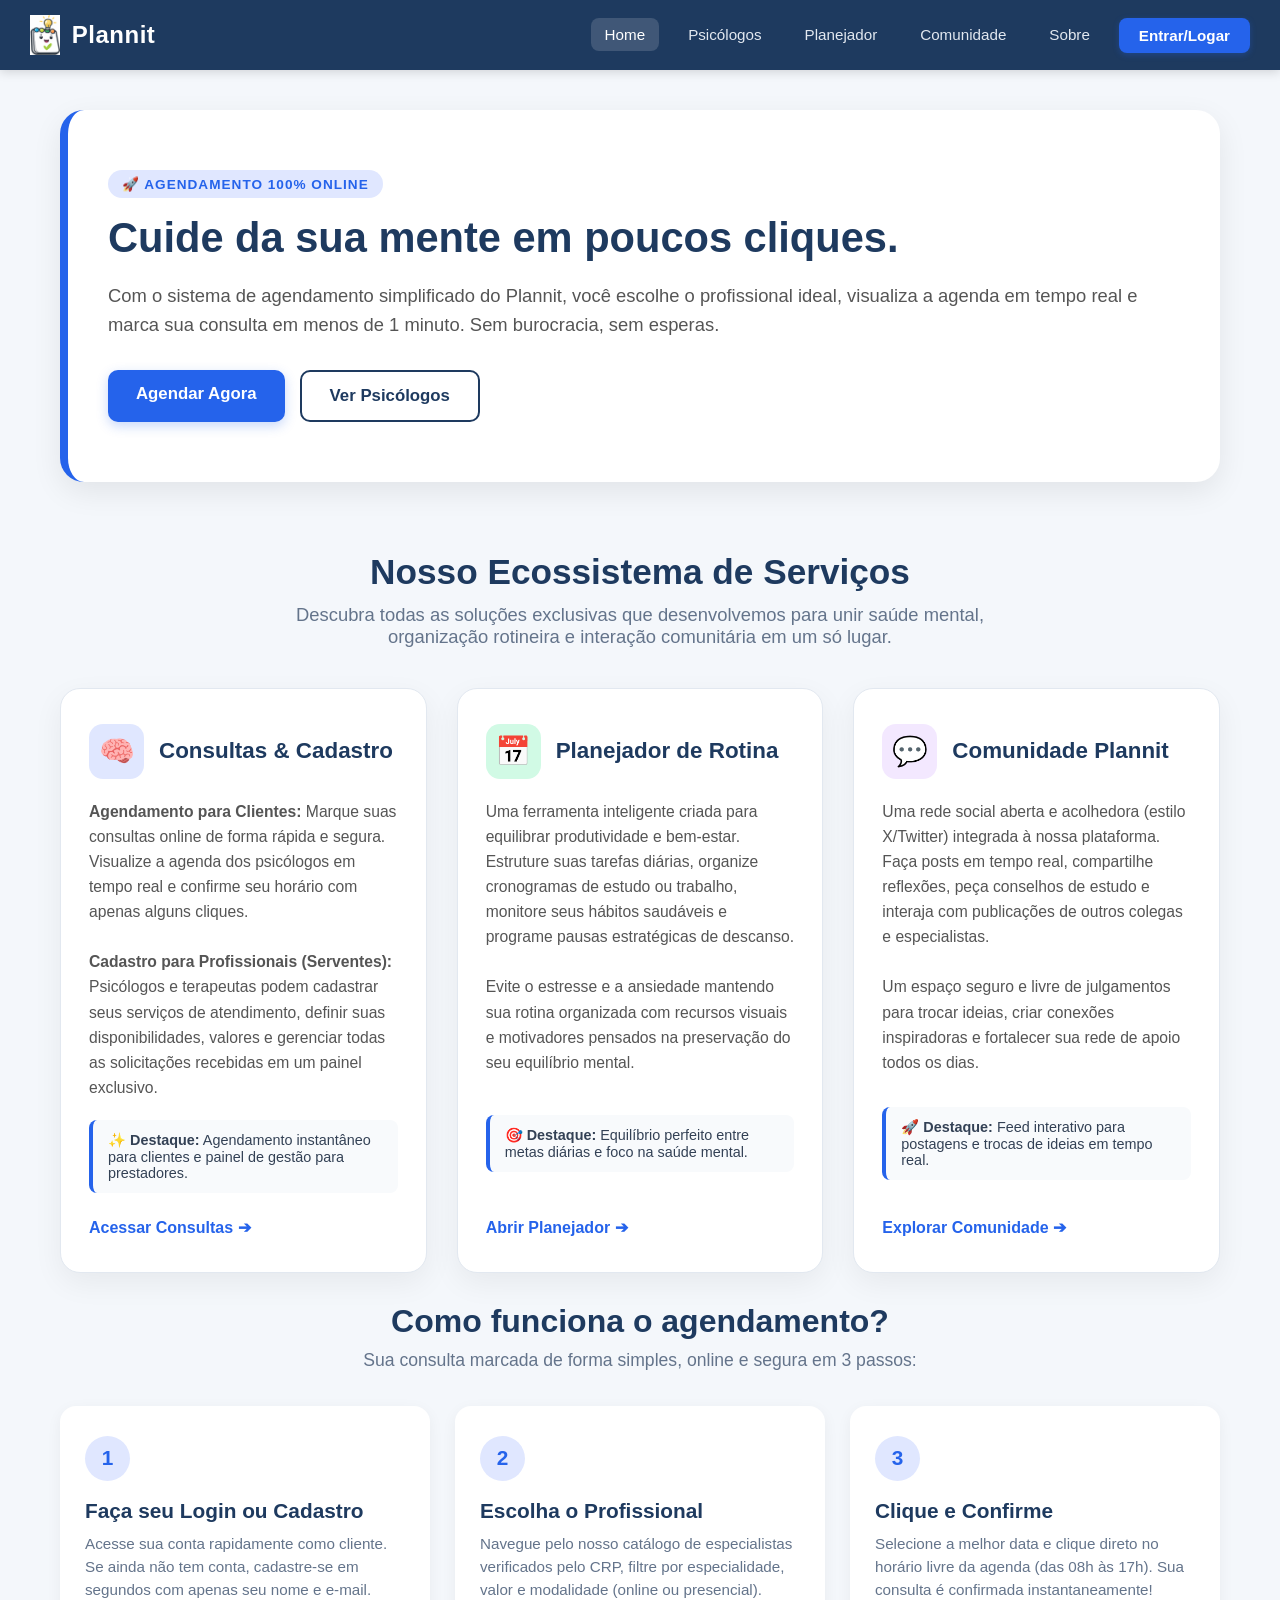
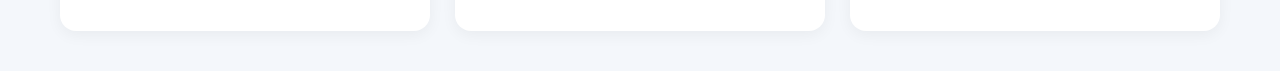
<file: codigo/public/index.html>
<!DOCTYPE html>
<html lang="pt-br">

<head>
    <meta charset="UTF-8">
    <meta name="viewport" content="width=device-width, initial-scale=1.0">
    <title>Plannit - Agendamento Simples e Rápido</title>
    <style>
        * {
            margin: 0;
            padding: 0;
            box-sizing: border-box;
            font-family: 'Segoe UI', Tahoma, Geneva, Verdana, sans-serif;
        }

        body {
            background: #f4f7fb;
            color: #333333;
            min-height: 100vh;
            display: flex;
            flex-direction: column;
        }

        /* HEADER ESTILO (Leonardo)psicologo.css */
        header {
            background: #1e3a5f;
            color: white;
            box-shadow: 0 2px 10px rgba(0, 0, 0, 0.15);
            position: sticky;
            top: 0;
            z-index: 100;
        }

        .barra-info {
            height: 70px;
            display: flex;
            justify-content: space-between;
            align-items: center;
            padding: 0 30px;
            max-width: 1400px;
            margin: 0 auto;
            width: 100%;
            gap: 20px;
        }

        .logo {
            display: flex;
            align-items: center;
            gap: 12px;
            text-decoration: none;
            color: white;
        }

        .logo img {
            height: 40px;
            width: auto;
            object-fit: contain;
        }

        .logo span {
            font-size: 1.5rem;
            font-weight: bold;
            letter-spacing: 0.5px;
        }

        .menu ul {
            display: flex;
            list-style: none;
            gap: 15px;
            align-items: center;
        }

        .menu a {
            color: #e2e8f0;
            text-decoration: none;
            font-size: 0.95rem;
            font-weight: 500;
            padding: 8px 14px;
            border-radius: 8px;
            transition: 0.2s;
        }

        .menu a:hover {
            color: #ffffff;
            background: rgba(255, 255, 255, 0.1);
        }

        /* Botão de Login no Header */
        .btn-login-header {
            background: #2563eb !important;
            color: white !important;
            font-weight: 600 !important;
            padding: 9px 20px !important;
            border-radius: 8px;
            box-shadow: 0 2px 6px rgba(37, 99, 235, 0.3);
            transition: 0.3s !important;
        }

        .btn-login-header:hover {
            background: #1d4ed8 !important;
            transform: translateY(-2px);
        }

        /* CONTEÚDO PRINCIPAL */
        main {
            flex: 1;
            max-width: 1200px;
            margin: 40px auto;
            padding: 0 20px;
            width: 100%;
        }

        /* PROMOÇÃO DO SISTEMA DE AGENDAMENTO */
        .promo-hero {
            background: white;
            border-radius: 24px;
            padding: 60px 40px;
            margin-bottom: 40px;
            box-shadow: 0 10px 30px rgba(0, 0, 0, 0.08);
            display: flex;
            align-items: center;
            justify-content: space-between;
            gap: 40px;
            border-left: 8px solid #2563eb;
        }

        .promo-texto {
            flex: 1;
        }

        .promo-tag {
            display: inline-block;
            background: #e0e7ff;
            color: #2563eb;
            padding: 6px 14px;
            border-radius: 20px;
            font-size: 0.85rem;
            font-weight: 700;
            text-transform: uppercase;
            letter-spacing: 1px;
            margin-bottom: 15px;
        }

        .promo-texto h1 {
            font-size: 2.6rem;
            color: #1e3a5f;
            margin-bottom: 18px;
            line-height: 1.2;
            font-weight: 800;
        }

        .promo-texto p {
            font-size: 1.15rem;
            color: #555555;
            line-height: 1.6;
            margin-bottom: 30px;
        }

        .promo-botoes {
            display: flex;
            gap: 15px;
            flex-wrap: wrap;
        }

        .btn-primario {
            background: #2563eb;
            color: white;
            text-decoration: none;
            padding: 14px 28px;
            border-radius: 10px;
            font-size: 1.05rem;
            font-weight: bold;
            box-shadow: 0 4px 12px rgba(37, 99, 235, 0.25);
            transition: 0.3s;
        }

        .btn-primario:hover {
            background: #1d4ed8;
            transform: translateY(-3px);
        }

        .btn-secundario {
            background: white;
            color: #1e3a5f;
            text-decoration: none;
            padding: 14px 28px;
            border-radius: 10px;
            font-size: 1.05rem;
            font-weight: bold;
            border: 2px solid #1e3a5f;
            transition: 0.3s;
        }

        .btn-secundario:hover {
            background: #f0f4f8;
        }

        /* PASSOS DO AGENDAMENTO (EM POUCOS CLIQUES) */
        .secao-passos {
            text-align: center;
            margin-top: 20px;
        }

        .secao-passos h2 {
            font-size: 2rem;
            color: #1e3a5f;
            margin-bottom: 10px;
        }

        .secao-passos p.subtitulo {
            color: #64748b;
            font-size: 1.1rem;
            margin-bottom: 35px;
        }

        .passos-grid {
            display: grid;
            grid-template-columns: repeat(auto-fit, minmax(300px, 1fr));
            gap: 25px;
        }

        .passo-card {
            background: white;
            border-radius: 16px;
            padding: 30px 25px;
            box-shadow: 0 4px 15px rgba(0, 0, 0, 0.05);
            transition: 0.3s;
            position: relative;
            text-align: left;
        }

        .passo-card:hover {
            transform: translateY(-5px);
            box-shadow: 0 10px 25px rgba(0, 0, 0, 0.1);
        }

        .passo-numero {
            width: 45px;
            height: 45px;
            background: #e0e7ff;
            color: #2563eb;
            border-radius: 50%;
            display: flex;
            align-items: center;
            justify-content: center;
            font-size: 1.3rem;
            font-weight: bold;
            margin-bottom: 18px;
        }

        .passo-card h3 {
            font-size: 1.3rem;
            color: #1e3a5f;
            margin-bottom: 10px;
        }

        .passo-card p {
            color: #64748b;
            font-size: 0.95rem;
            line-height: 1.5;
        }

        /* SEÇÃO DE TODOS OS SERVIÇOS DO ECOSSISTEMA */
        .secao-servicos {
            text-align: center;
            margin: 70px 0 30px 0;
        }

        .secao-servicos h2 {
            font-size: 2.2rem;
            color: #1e3a5f;
            margin-bottom: 12px;
        }

        .secao-servicos p.subtitulo-servicos {
            color: #64748b;
            font-size: 1.15rem;
            margin-bottom: 40px;
            max-width: 750px;
            margin-left: auto;
            margin-right: auto;
        }

        .servicos-grid {
            display: grid;
            grid-template-columns: repeat(auto-fit, minmax(320px, 1fr));
            gap: 30px;
        }

        .servico-card {
            background: white;
            border-radius: 20px;
            padding: 35px 28px;
            box-shadow: 0 10px 30px rgba(0, 0, 0, 0.06);
            border: 1px solid #e2e8f0;
            display: flex;
            flex-direction: column;
            justify-content: space-between;
            text-align: left;
            transition: 0.3s ease;
            position: relative;
        }

        .servico-card:hover {
            transform: translateY(-6px);
            box-shadow: 0 15px 35px rgba(37, 99, 235, 0.12);
            border-color: #cbd5e1;
        }

        .servico-topo {
            display: flex;
            align-items: center;
            gap: 15px;
            margin-bottom: 20px;
        }

        .servico-icone {
            width: 55px;
            height: 55px;
            border-radius: 14px;
            display: flex;
            align-items: center;
            justify-content: center;
            font-size: 1.8rem;
        }

        .icone-azul { background: #e0e7ff; color: #2563eb; }
        .icone-verde { background: #d1fae5; color: #10b981; }
        .icone-roxo { background: #f3e8ff; color: #9333ea; }

        .servico-card h3 {
            font-size: 1.4rem;
            color: #1e3a5f;
            font-weight: bold;
        }

        .servico-desc {
            color: #555555;
            font-size: 0.98rem;
            line-height: 1.6;
            margin-bottom: 20px;
            flex-grow: 1;
        }

        .servico-destaque {
            background: #f8fafc;
            border-left: 4px solid #2563eb;
            padding: 12px 15px;
            border-radius: 8px;
            font-size: 0.9rem;
            color: #334155;
            margin-bottom: 25px;
        }

        .servico-link {
            display: inline-flex;
            align-items: center;
            gap: 8px;
            text-decoration: none;
            font-weight: bold;
            color: #2563eb;
            font-size: 1rem;
            transition: 0.2s;
        }

        .servico-link:hover {
            color: #1d4ed8;
            gap: 12px;
        }

        @media (max-width: 900px) {
            .barra-info {
                height: auto;
                flex-direction: column;
                padding: 15px 20px;
            }

            .menu ul {
                flex-wrap: wrap;
                justify-content: center;
            }

            .promo-hero {
                flex-direction: column;
                padding: 35px 25px;
                text-align: center;
            }

            .promo-texto h1 {
                font-size: 2rem;
            }

            .promo-botoes {
                justify-content: center;
            }
        }
    </style>
</head>

<body>

    <!-- Componente Header Global -->
    <div id="header-plannit"></div>
    <script src="./assets/js/header.js"></script>

    <main>
        <!-- Destaque Promocional do Agendamento -->
        <section class="promo-hero">
            <div class="promo-texto">
                <span class="promo-tag">🚀 Agendamento 100% Online</span>
                <h1>Cuide da sua mente em poucos cliques.</h1>
                <p>Com o sistema de agendamento simplificado do Plannit, você escolhe o profissional ideal, visualiza a
                    agenda em tempo real e marca sua consulta em menos de 1 minuto. Sem burocracia, sem esperas.</p>
                <div class="promo-botoes">
                    <a href="./modulos/login/login.html" class="btn-primario">Agendar Agora</a>
                    <a href="./(Gabriel)contato_psicologo.html" class="btn-secundario">Ver Psicólogos</a>
                </div>
            </div>
        </section>

        <!-- Seção: Todos os Serviços do Ecossistema Plannit -->
        <section class="secao-servicos">
            <h2>Nosso Ecossistema de Serviços</h2>
            <p class="subtitulo-servicos">Descubra todas as soluções exclusivas que desenvolvemos para unir saúde mental, organização rotineira e interação comunitária em um só lugar.</p>

            <div class="servicos-grid">
                <!-- Serviço 1: Consultas e Cadastro -->
                <div class="servico-card">
                    <div>
                        <div class="servico-topo">
                            <div class="servico-icone icone-azul">🧠</div>
                            <h3>Consultas & Cadastro</h3>
                        </div>
                        <p class="servico-desc">
                            <strong>Agendamento para Clientes:</strong> Marque suas consultas online de forma rápida e segura. Visualize a agenda dos psicólogos em tempo real e confirme seu horário com apenas alguns cliques.<br><br>
                            <strong>Cadastro para Profissionais (Serventes):</strong> Psicólogos e terapeutas podem cadastrar seus serviços de atendimento, definir suas disponibilidades, valores e gerenciar todas as solicitações recebidas em um painel exclusivo.
                        </p>
                    </div>
                    <div class="servico-destaque">
                        ✨ <strong>Destaque:</strong> Agendamento instantâneo para clientes e painel de gestão para prestadores.
                    </div>
                    <a href="./(Gabriel)contato_psicologo.html" class="servico-link">Acessar Consultas ➔</a>
                </div>

                <!-- Serviço 2: Planejador de Rotina -->
                <div class="servico-card">
                    <div>
                        <div class="servico-topo">
                            <div class="servico-icone icone-verde">📅</div>
                            <h3>Planejador de Rotina</h3>
                        </div>
                        <p class="servico-desc">
                            Uma ferramenta inteligente criada para equilibrar produtividade e bem-estar. Estruture suas tarefas diárias, organize cronogramas de estudo ou trabalho, monitore seus hábitos saudáveis e programe pausas estratégicas de descanso.<br><br>
                            Evite o estresse e a ansiedade mantendo sua rotina organizada com recursos visuais e motivadores pensados na preservação do seu equilíbrio mental.
                        </p>
                    </div>
                    <div class="servico-destaque">
                        🎯 <strong>Destaque:</strong> Equilíbrio perfeito entre metas diárias e foco na saúde mental.
                    </div>
                    <a href="./(ian)funcionalidades.html" class="servico-link">Abrir Planejador ➔</a>
                </div>

                <!-- Serviço 3: Comunidade Plannit -->
                <div class="servico-card">
                    <div>
                        <div class="servico-topo">
                            <div class="servico-icone icone-roxo">💬</div>
                            <h3>Comunidade Plannit</h3>
                        </div>
                        <p class="servico-desc">
                            Uma rede social aberta e acolhedora (estilo X/Twitter) integrada à nossa plataforma. Faça posts em tempo real, compartilhe reflexões, peça conselhos de estudo e interaja com publicações de outros colegas e especialistas.<br><br>
                            Um espaço seguro e livre de julgamentos para trocar ideias, criar conexões inspiradoras e fortalecer sua rede de apoio todos os dias.
                        </p>
                    </div>
                    <div class="servico-destaque">
                        🚀 <strong>Destaque:</strong> Feed interativo para postagens e trocas de ideias em tempo real.
                    </div>
                    <a href="./(Antonio)comunidade.html" class="servico-link">Explorar Comunidade ➔</a>
                </div>
            </div>
        </section>

        <!-- Como funciona em poucos cliques -->
        <section class="secao-passos">
            <h2>Como funciona o agendamento?</h2>
            <p class="subtitulo">Sua consulta marcada de forma simples, online e segura em 3 passos:</p>

            <div class="passos-grid">
                <div class="passo-card">
                    <div class="passo-numero">1</div>
                    <h3>Faça seu Login ou Cadastro</h3>
                    <p>Acesse sua conta rapidamente como cliente. Se ainda não tem conta, cadastre-se em segundos com
                        apenas seu nome e e-mail.</p>
                </div>

                <div class="passo-card">
                    <div class="passo-numero">2</div>
                    <h3>Escolha o Profissional</h3>
                    <p>Navegue pelo nosso catálogo de especialistas verificados pelo CRP, filtre por especialidade,
                        valor e modalidade (online ou presencial).</p>
                </div>

                <div class="passo-card">
                    <div class="passo-numero">3</div>
                    <h3>Clique e Confirme</h3>
                    <p>Selecione a melhor data e clique direto no horário livre da agenda (das 08h às 17h). Sua consulta
                        é confirmada instantaneamente!</p>
                </div>
            </div>
        </section>
    </main>

</body>

</html>
</file>
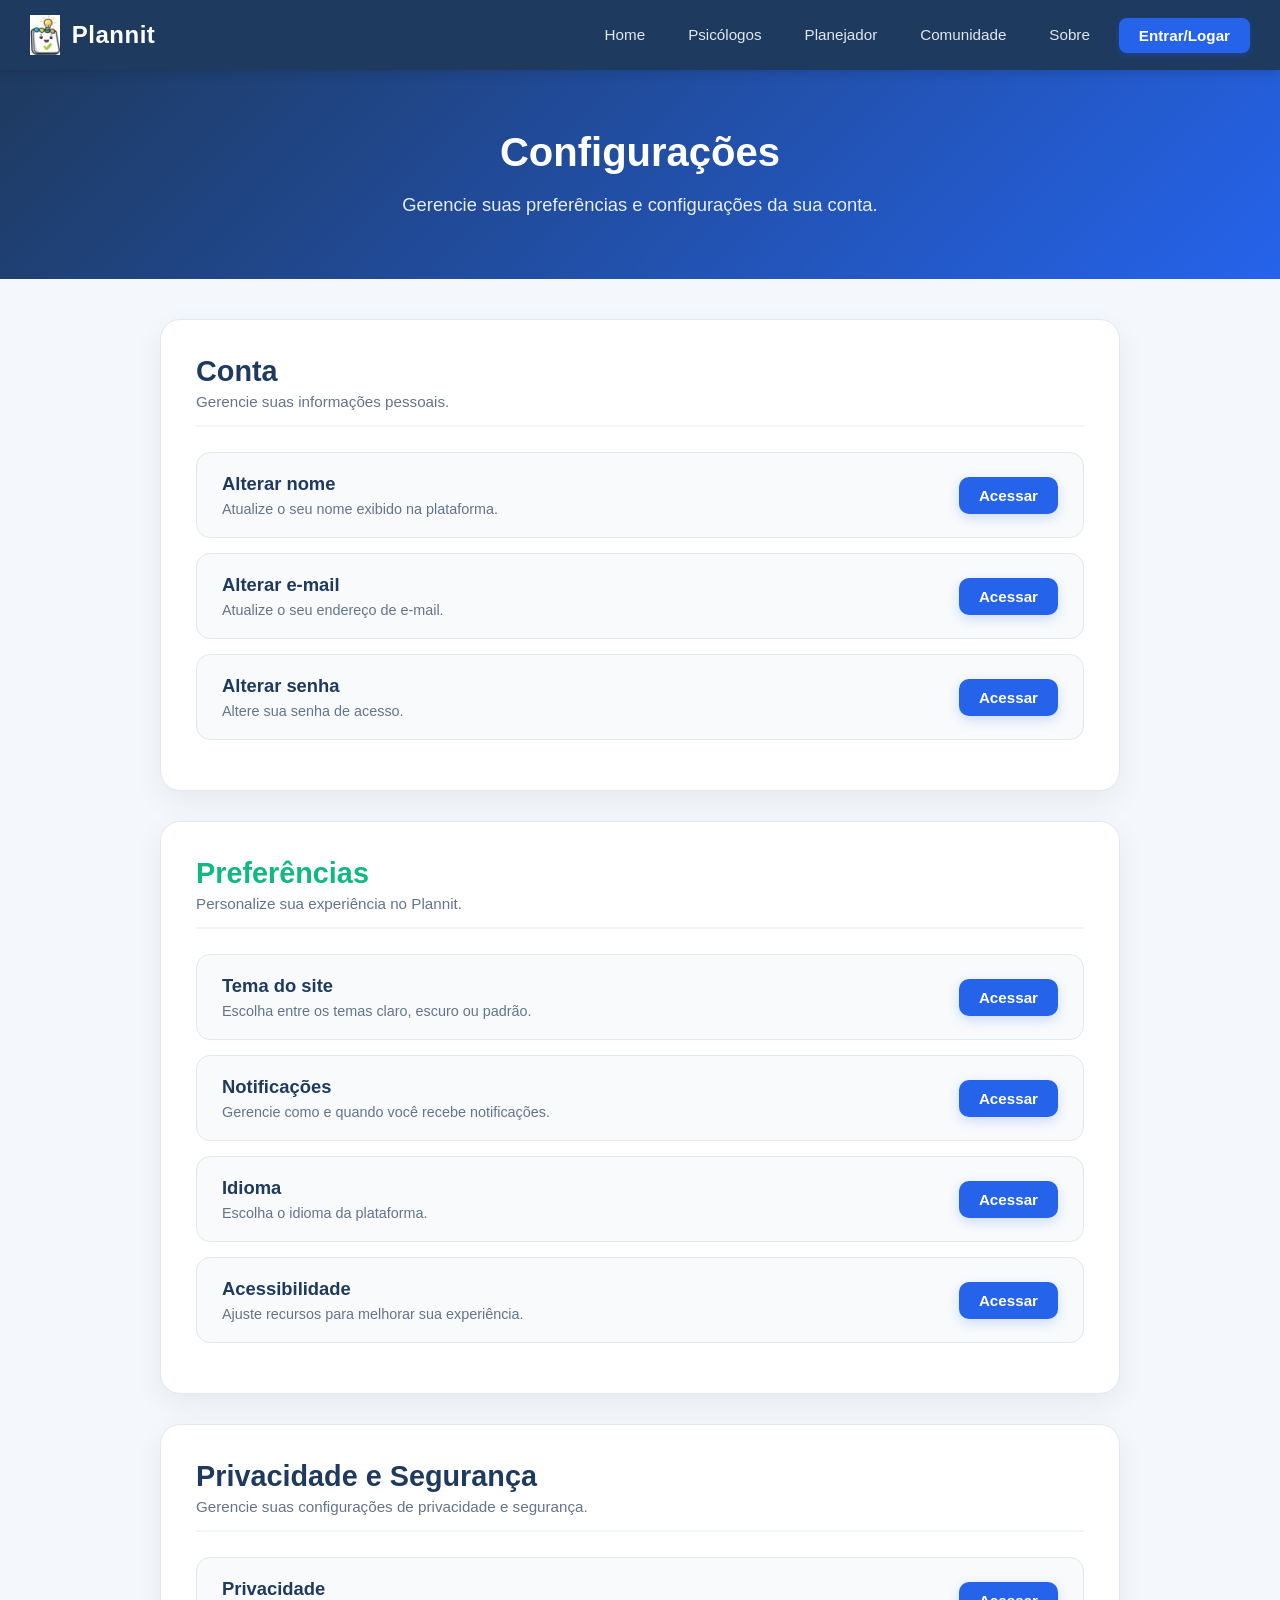
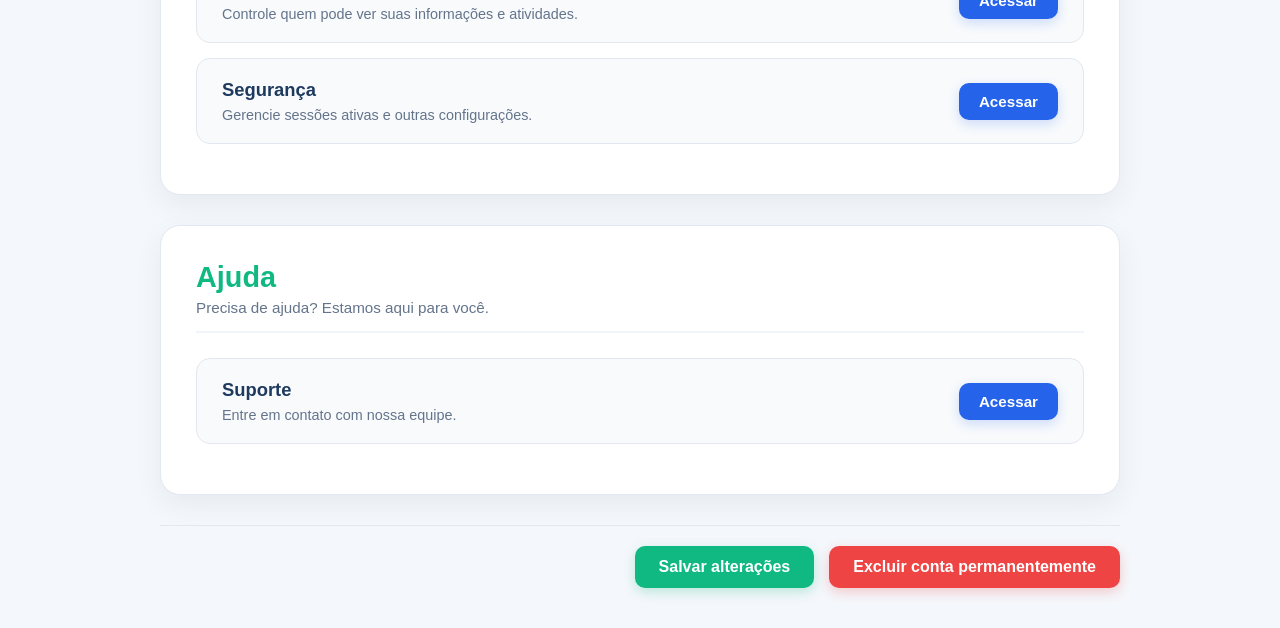
<file: codigo/public/(Antonio)configuracoes.html>
<!DOCTYPE html>
<html lang="pt-BR">

<head>
    <meta charset="UTF-8">
    <meta name="viewport" content="width=device-width, initial-scale=1.0">
    <title>Configurações - Plannit</title>

    <link rel="stylesheet" href="assets/css/(Antonio)configuracoes.css">
</head>

<body>

    <!-- Componente Header Global -->
    <div id="header-plannit"></div>
    <script src="./assets/js/header.js"></script>

    <!-- TOPO -->
    <section class="topo-config">

        <h1>Configurações</h1>

        <p>
            Gerencie suas preferências e configurações da sua conta.
        </p>

    </section>

    <!-- CONTEÚDO -->
    <main class="container">

        <!-- CONTA -->
        <section class="card-config">

            <div class="titulo-card azul">
                <div>
                    <h2>Conta</h2>
                    <p>Gerencie suas informações pessoais.</p>
                </div>
            </div>

            <div class="item-config">
                <div>
                    <h3>Alterar nome</h3>
                    <p>Atualize o seu nome exibido na plataforma.</p>
                </div>

                <button>Acessar</button>
            </div>

            <div class="item-config">
                <div>
                    <h3>Alterar e-mail</h3>
                    <p>Atualize o seu endereço de e-mail.</p>
                </div>

                <button>Acessar</button>
            </div>

            <div class="item-config">
                <div>
                    <h3>Alterar senha</h3>
                    <p>Altere sua senha de acesso.</p>
                </div>

                <button>Acessar</button>
            </div>

        </section>

        <!-- PREFERÊNCIAS -->
        <section class="card-config">

            <div class="titulo-card verde">
                <div>
                    <h2>Preferências</h2>
                    <p>Personalize sua experiência no Plannit.</p>
                </div>
            </div>

            <div class="item-config">
                <div>
                    <h3>Tema do site</h3>
                    <p>Escolha entre os temas claro, escuro ou padrão.</p>
                </div>

                <button>Acessar</button>
            </div>

            <div class="item-config">
                <div>
                    <h3>Notificações</h3>
                    <p>Gerencie como e quando você recebe notificações.</p>
                </div>

                <button>Acessar</button>
            </div>

            <div class="item-config">
                <div>
                    <h3>Idioma</h3>
                    <p>Escolha o idioma da plataforma.</p>
                </div>

                <button>Acessar</button>
            </div>

            <div class="item-config">
                <div>
                    <h3>Acessibilidade</h3>
                    <p>Ajuste recursos para melhorar sua experiência.</p>
                </div>

                <button>Acessar</button>
            </div>

        </section>

        <!-- PRIVACIDADE -->
        <section class="card-config">

            <div class="titulo-card azul">
                <div>
                    <h2>Privacidade e Segurança</h2>
                    <p>Gerencie suas configurações de privacidade e segurança.</p>
                </div>
            </div>

            <div class="item-config">
                <div>
                    <h3>Privacidade</h3>
                    <p>Controle quem pode ver suas informações e atividades.</p>
                </div>

                <button>Acessar</button>
            </div>

            <div class="item-config">
                <div>
                    <h3>Segurança</h3>
                    <p>Gerencie sessões ativas e outras configurações.</p>
                </div>

                <button>Acessar</button>
            </div>

        </section>

        <!-- AJUDA -->
        <section class="card-config">

            <div class="titulo-card verde">
                <div>
                    <h2>Ajuda</h2>
                    <p>Precisa de ajuda? Estamos aqui para você.</p>
                </div>
            </div>

            <div class="item-config">
                <div>
                    <h3>Suporte</h3>
                    <p>Entre em contato com nossa equipe.</p>
                </div>

                <button>Acessar</button>
            </div>

        </section>

        <!-- BOTÕES -->
        <div class="acoes">

            <button class="btn-salvar">
                Salvar alterações
            </button>

            <button class="btn-excluir">
                Excluir conta permanentemente
            </button>

        </div>

    </main>



    <script src="assets/js/(Antonio)configuracoes.js"></script>

</body>

</html>
</file>
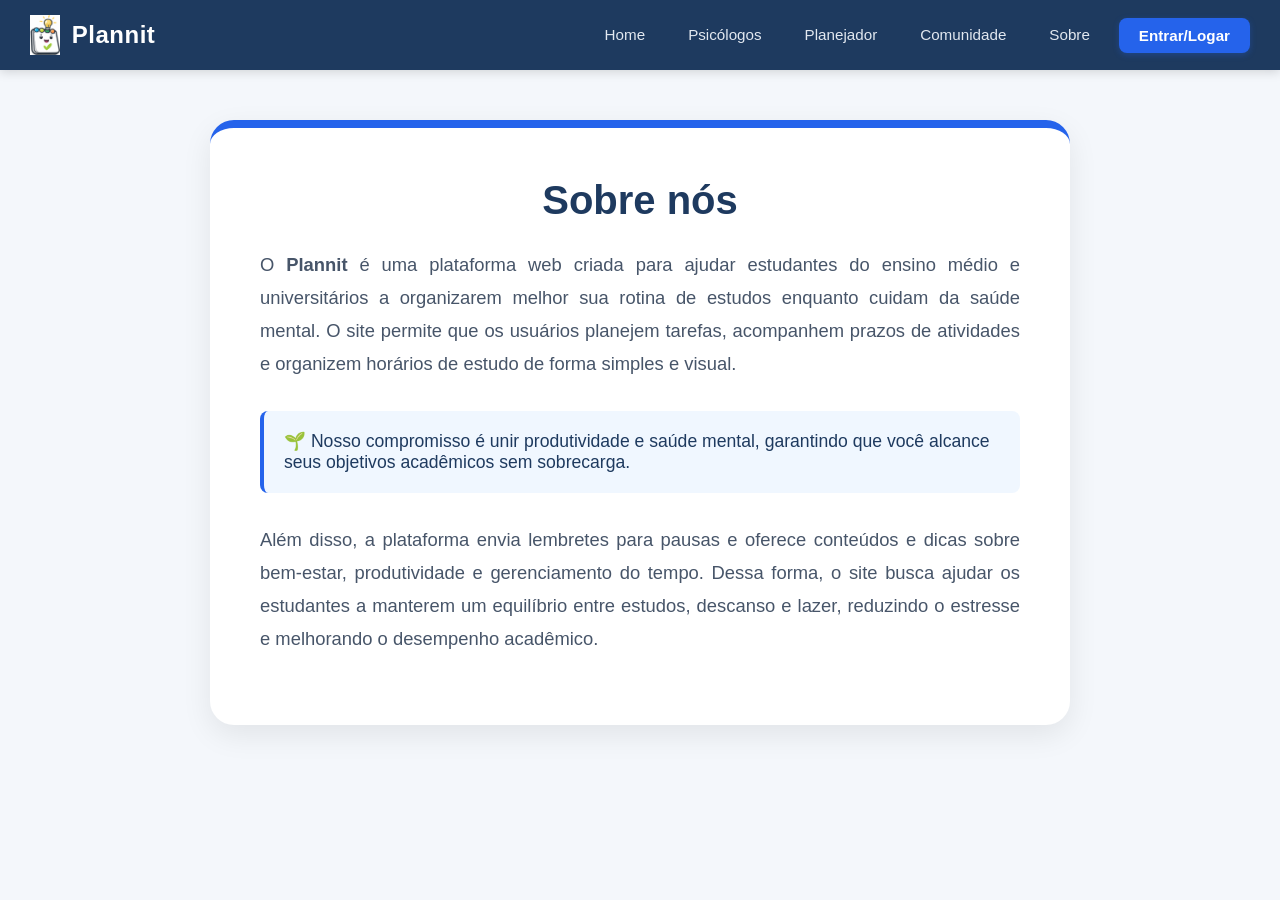
<file: codigo/public/(Antonio)sobre.html>
<!DOCTYPE html>
<html lang="pt-br">

<head>
    <meta charset="UTF-8">
    <meta name="viewport" content="width=device-width, initial-scale=1.0">
    <title>Sobre o Plannit</title>
    <style>
        * {
            margin: 0;
            padding: 0;
            box-sizing: border-box;
            font-family: 'Segoe UI', Tahoma, Geneva, Verdana, sans-serif;
        }

        body {
            background: #f4f7fb;
            color: #333333;
            min-height: 100vh;
            display: flex;
            flex-direction: column;
        }

        /* HEADER ESTILO PADRÃO (index.html / psicologo.html) */
        header {
            background: #1e3a5f;
            color: white;
            box-shadow: 0 2px 10px rgba(0, 0, 0, 0.15);
            position: sticky;
            top: 0;
            z-index: 100;
        }

        .barra-info {
            height: 70px;
            display: flex;
            justify-content: space-between;
            align-items: center;
            padding: 0 30px;
            max-width: 1400px;
            margin: 0 auto;
            width: 100%;
            gap: 20px;
        }

        .logo {
            display: flex;
            align-items: center;
            gap: 12px;
            text-decoration: none;
            color: white;
        }

        .logo img {
            height: 40px;
            width: auto;
            object-fit: contain;
        }

        .logo span {
            font-size: 1.5rem;
            font-weight: bold;
            letter-spacing: 0.5px;
        }

        .busca {
            position: relative;
            flex: 1;
            max-width: 450px;
            display: flex;
            align-items: center;
        }

        .busca input {
            width: 100%;
            padding: 10px 38px 10px 18px;
            border-radius: 25px;
            border: 1px solid #334155;
            background: #ffffff;
            color: #1e293b;
            font-size: 0.95rem;
            outline: none;
            transition: 0.3s;
        }

        .busca input:focus {
            border-color: #2563eb;
            box-shadow: 0 0 0 3px rgba(37, 99, 235, 0.25);
        }

        .icone-busca {
            position: absolute;
            right: 15px;
            font-size: 1.1rem;
            color: #64748b;
            cursor: pointer;
        }

        .menu ul {
            display: flex;
            list-style: none;
            gap: 15px;
            align-items: center;
        }

        .menu a {
            color: #e2e8f0;
            text-decoration: none;
            font-size: 0.95rem;
            font-weight: 500;
            padding: 8px 14px;
            border-radius: 8px;
            transition: 0.2s;
        }

        .menu a:hover,
        .menu a.active {
            color: #ffffff;
            background: rgba(255, 255, 255, 0.15);
        }

        .btn-login-header {
            background: #2563eb !important;
            color: white !important;
            font-weight: 600 !important;
            padding: 9px 20px !important;
            border-radius: 8px;
            box-shadow: 0 2px 6px rgba(37, 99, 235, 0.3);
            transition: 0.3s !important;
        }

        .btn-login-header:hover {
            background: #1d4ed8 !important;
            transform: translateY(-2px);
        }

        /* CONTEÚDO PRINCIPAL SOBRE NÓS */
        main {
            flex: 1;
            max-width: 900px;
            margin: 50px auto;
            padding: 0 20px;
            width: 100%;
        }

        .card-sobre {
            background: white;
            border-radius: 24px;
            padding: 50px;
            box-shadow: 0 10px 30px rgba(0, 0, 0, 0.08);
            border-top: 8px solid #2563eb;
        }

        .card-sobre h1 {
            font-size: 2.5rem;
            color: #1e3a5f;
            margin-bottom: 25px;
            text-align: center;
            font-weight: 800;
        }

        .card-sobre p {
            font-size: 1.15rem;
            line-height: 1.8;
            color: #475569;
            text-align: justify;
            margin-bottom: 20px;
        }

        .destaque {
            background: #f0f7ff;
            border-left: 4px solid #2563eb;
            padding: 20px;
            border-radius: 8px;
            margin: 30px 0;
            font-size: 1.1rem;
            color: #1e3a5f;
            font-weight: 500;
        }

        @media (max-width: 900px) {
            .barra-info {
                height: auto;
                flex-direction: column;
                padding: 15px 20px;
            }

            .busca {
                max-width: 100%;
            }

            .menu ul {
                flex-wrap: wrap;
                justify-content: center;
            }

            .card-sobre {
                padding: 30px 20px;
            }

            .card-sobre h1 {
                font-size: 2rem;
            }
        }
    </style>
</head>

<body>

    <!-- Componente Header Global -->
    <div id="header-plannit"></div>
    <script src="./assets/js/header.js"></script>

    <main>
        <div class="card-sobre">
            <h1>Sobre nós</h1>

            <p>O <strong>Plannit</strong> é uma plataforma web criada para ajudar estudantes do ensino médio e
                universitários a organizarem melhor sua rotina de estudos enquanto cuidam da saúde mental. O site
                permite que os usuários planejem tarefas, acompanhem prazos de atividades e organizem horários de estudo
                de forma simples e visual.</p>

            <div class="destaque">
                🌱 Nosso compromisso é unir produtividade e saúde mental, garantindo que você alcance seus objetivos
                acadêmicos sem sobrecarga.
            </div>

            <p>Além disso, a plataforma envia lembretes para pausas e oferece conteúdos e dicas sobre bem-estar,
                produtividade e gerenciamento do tempo. Dessa forma, o site busca ajudar os estudantes a manterem um
                equilíbrio entre estudos, descanso e lazer, reduzindo o estresse e melhorando o desempenho acadêmico.
            </p>
        </div>
    </main>

</body>

</html>
</file>
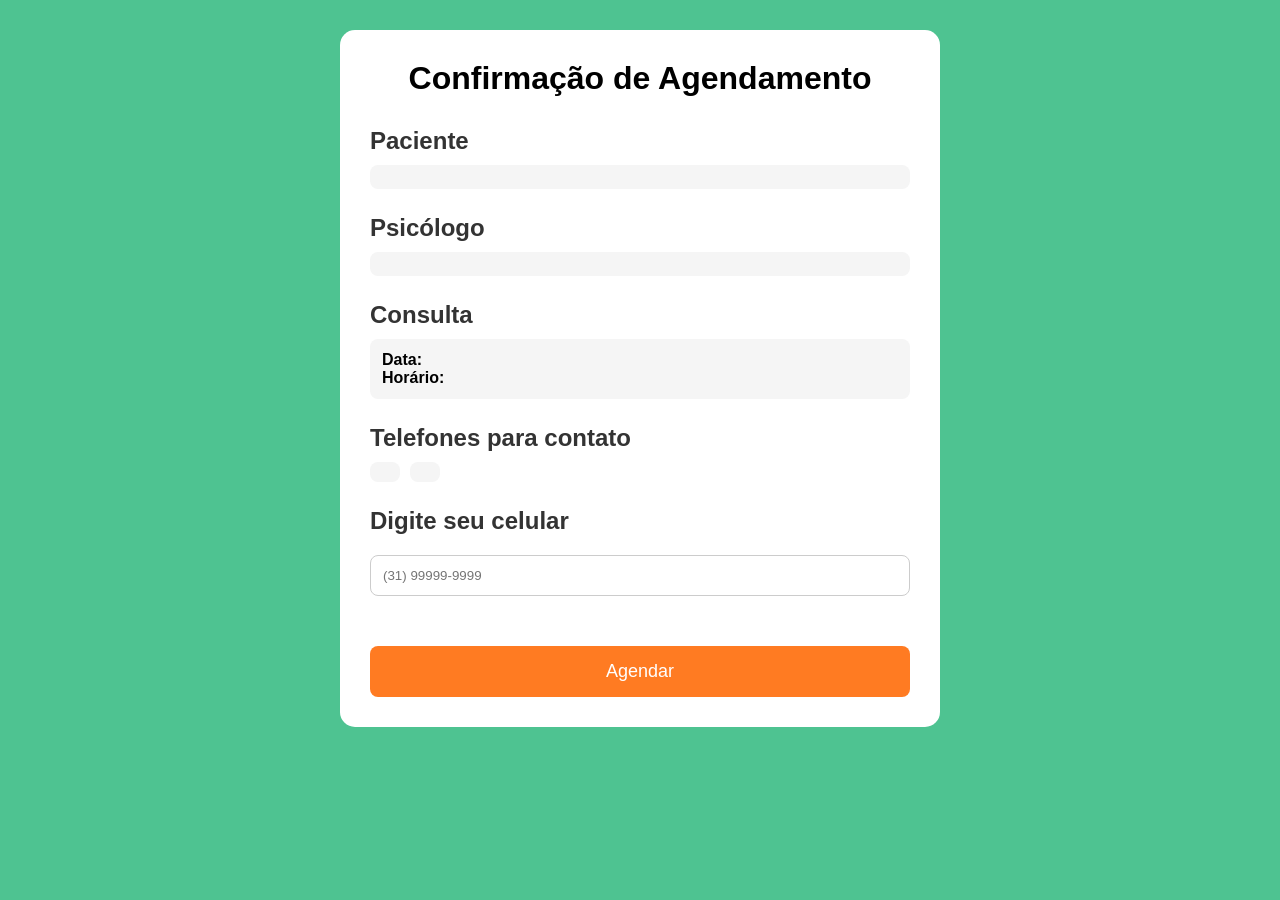
<file: codigo/public/(Gabriel)confirmacao.html>
<!DOCTYPE html>
<html lang="pt-BR">
<head>
    <meta charset="UTF-8">
    <meta name="viewport" content="width=device-width, initial-scale=1.0">
    <title>Confirmação de Agendamento</title>

    <style>
        *{
            margin:0;
            padding:0;
            box-sizing:border-box;
            font-family:Arial, Helvetica, sans-serif;
        }

        body{
            background:#4ec391;
            display:flex;
            justify-content:center;
            padding:30px;
        }

        .container{
            background:white;
            width:600px;
            padding:30px;
            border-radius:15px;
        }

        h1{
            text-align:center;
            margin-bottom:30px;
        }

        .secao{
            margin-bottom:25px;
        }

        .secao h2{
            margin-bottom:10px;
            color:#333;
        }

        .info{
            padding:12px;
            background:#f5f5f5;
            border-radius:8px;
            margin-bottom:10px;
        }

        .telefones{
            display:flex;
            gap:10px;
            flex-wrap:wrap;
        }

        .telefone{
            background:#f5f5f5;
            padding:10px 15px;
            border-radius:8px;
        }

        input{
            width:100%;
            padding:12px;
            border:1px solid #ccc;
            border-radius:8px;
            margin-top:10px;
        }

        button{
            width:100%;
            margin-top:25px;
            padding:15px;
            border:none;
            border-radius:8px;
            background:#ff7b22;
            color:white;
            font-size:18px;
            cursor:pointer;
        }

        button:hover{
            background:#e96c18;
        }
    </style>
</head>
<body>

<div class="container">

    <h1>Confirmação de Agendamento</h1>

    <div class="secao">
        <h2>Paciente</h2>
        <div class="info" id="nomePaciente"></div>
    </div>

    <div class="secao">
        <h2>Psicólogo</h2>
        <div class="info" id="nomePsicologo"></div>
    </div>

    <div class="secao">
        <h2>Consulta</h2>
        <div class="info">
            <p><strong>Data:</strong> <span id="dataConsulta"></span></p>
            <p><strong>Horário:</strong> <span id="horarioConsulta"></span></p>
        </div>
    </div>

    <div class="secao">
        <h2>Telefones para contato</h2>

        <div class="telefones">
            <div class="telefone" id="telefone1"></div>
            <div class="telefone" id="telefone2"></div>
        </div>
    </div>

    <div class="secao">
        <h2>Digite seu celular</h2>

        <input
            type="tel"
            id="celular"
            placeholder="(31) 99999-9999"
        >
    </div>

    <button id="btnAgendar">
        Agendar
    </button>

</div>

<script src="assets/js/(Gabriel)confirmacao.js"></script>

</body>
</html>
</file>
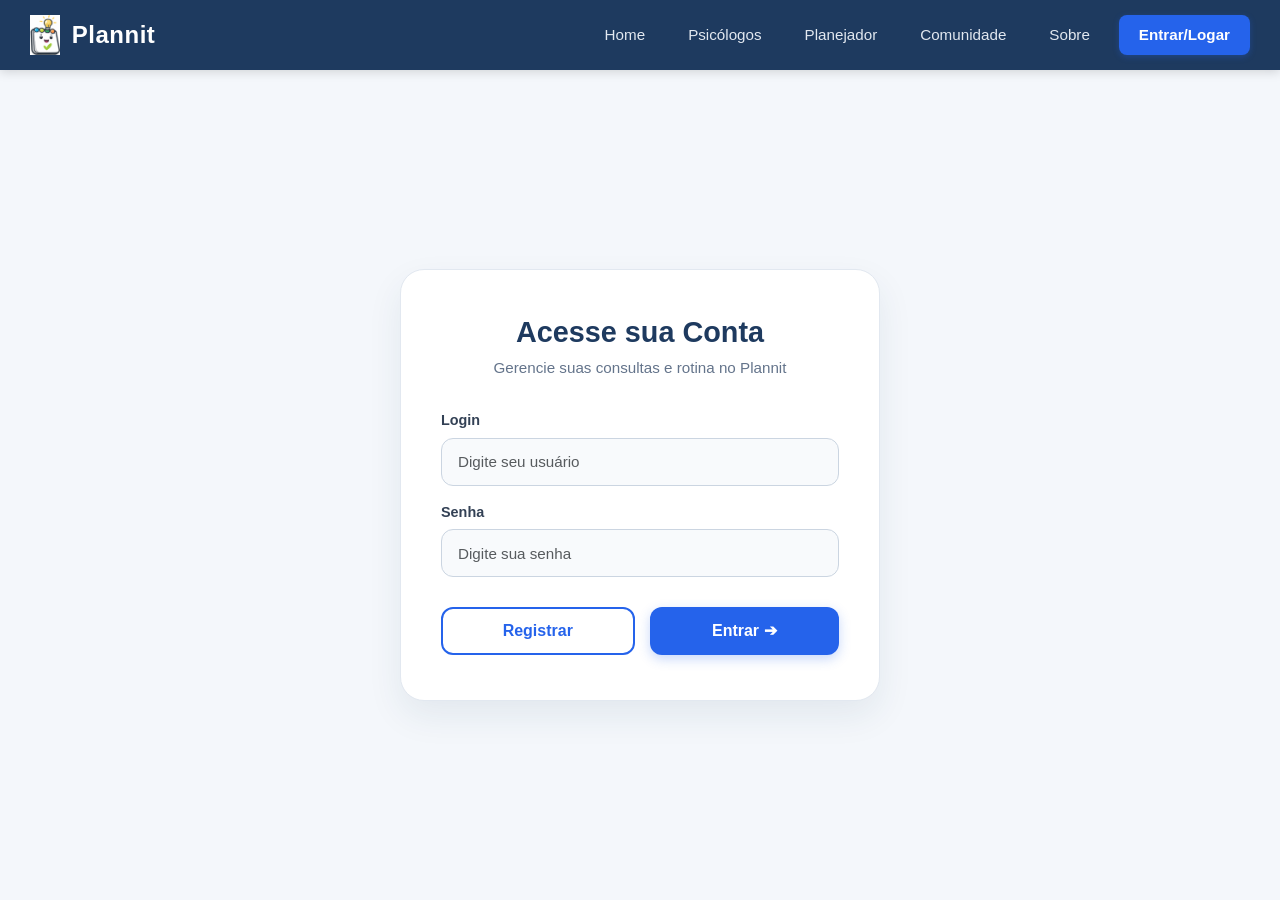
<file: codigo/public/(Gabriel)contato_psicologo.html>
<!DOCTYPE html>
<html lang="pt-br">

<head>
  <meta charset="UTF-8">
  <meta name="viewport" content="width=device-width, initial-scale=1.0">
  <title>Plannit - Área do Cliente</title>
  <link rel="stylesheet" href="assets/css/cliente.css">
</head>

<body>

  <!-- Componente Header Global -->
  <div id="header-plannit"></div>
  <script src="./assets/js/header.js"></script>

  <div class="container">

    <aside class="sidebar">
      <ul>
        <li class="menu-item active" data-page="psicologos">Psicólogos</li>
        <li class="menu-item" data-page="consultas">Consultas</li>
        <li class="menu-item" data-page="perfil">Perfil</li>
      </ul>
    </aside>

    <main class="content">

      <!-- ABA PSICÓLOGOS -->
      <section id="psicologos" class="page active-page">
        <h2>Psicólogos Disponíveis</h2>
        <div class="cards" id="gridPsicologos">
          <!-- Renderizado via JS -->
        </div>
      </section>

      <!-- ABA CONSULTAS -->
      <section id="consultas" class="page">
        <h2>Minhas Consultas</h2>
        <div class="filter-bar">
          <button class="filter-btn active" data-filtro="confirmada">Marcadas</button>
          <button class="filter-btn" data-filtro="cancelada">Canceladas</button>
          <button class="filter-btn" data-filtro="todas">Histórico</button>
        </div>
        <div id="listaConsultas">
          <!-- Renderizado via JS -->
        </div>
      </section>

      <!-- ABA PERFIL -->
      <section id="perfil" class="page">
        <h2>Meu Perfil</h2>
        <div class="card" id="perfilCard">
          <!-- Renderizado via JS -->
        </div>
      </section>

    </main>

  </div>

  <!-- MODAL AGENDAMENTO -->
  <div class="modal" id="modalAgendamento">
    <div class="modal-content">
      <h2 id="modalTitulo">Agendar Consulta</h2>
      <p id="modalPsiInfo"></p>
      <div class="form-group">
        <label for="inputData">Data da consulta:</label>
        <input type="date" id="inputData">
      </div>
      <div id="slotsContainer">
        <!-- Slots 8h-17h renderizados via JS -->
      </div>
      <div class="modal-actions">
        <button class="btn-recusar" id="fecharModal">Fechar</button>
      </div>
    </div>
  </div>

  <script src="assets/js/cliente.js"></script>

</body>

</html>
</file>
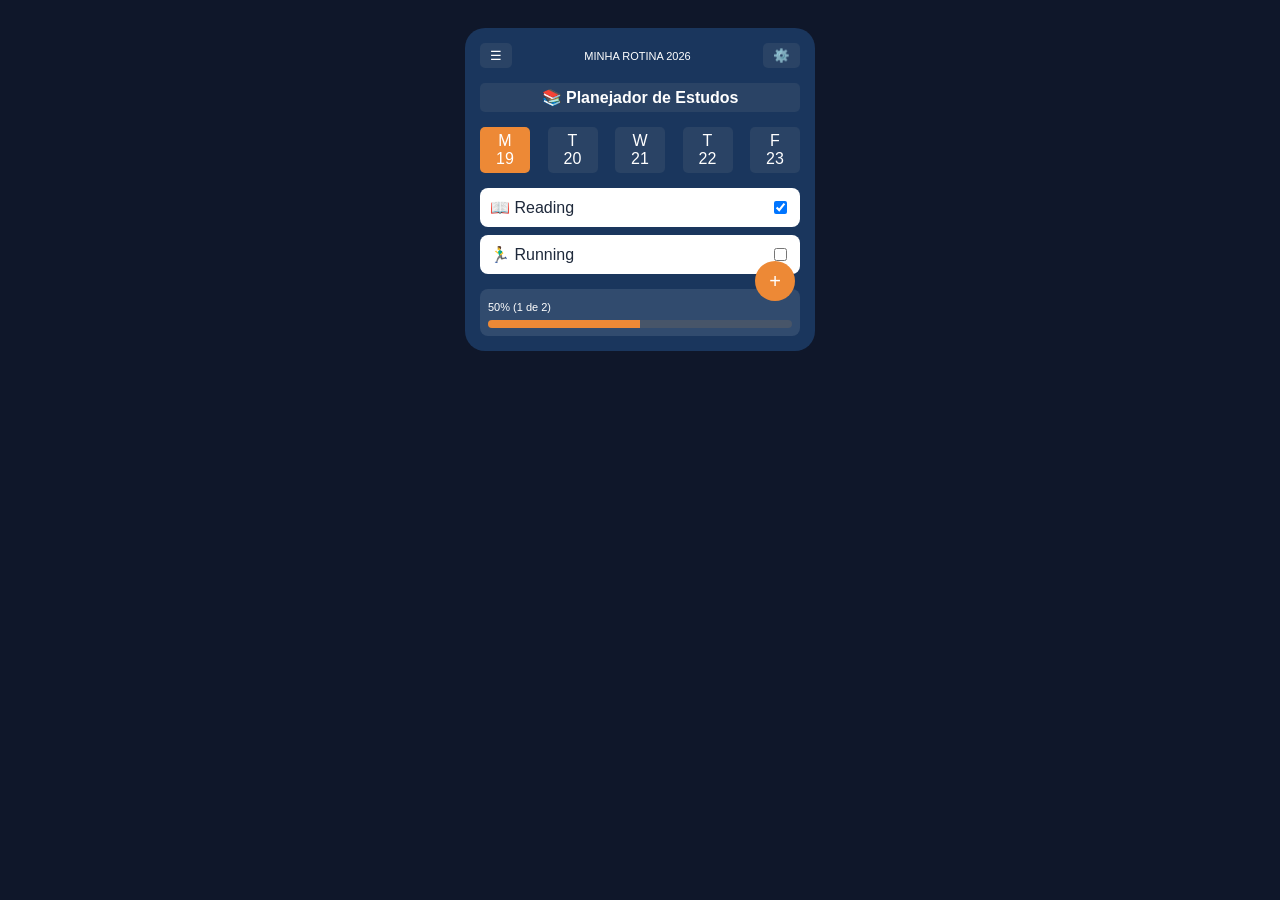
<file: codigo/public/(ian)funcionalidades.html>
<!DOCTYPE html>
<html lang="pt-BR">
<head>
    <meta charset="UTF-8">
    <title>App Compacto</title>
    <style>
        body { font-family: sans-serif; background: #0f172a; color: white; display: flex; justify-content: center; padding: 20px; }
        .app { width: 320px; background: #1a365d; border-radius: 20px; padding: 15px; position: relative; }
        .row { display: flex; justify-content: space-between; align-items: center; margin-bottom: 15px; }
        .btn { background: #2a4365; color: white; border: none; padding: 5px 10px; border-radius: 5px; cursor: pointer; }
        .dia { background: #2a4365; padding: 5px; border-radius: 5px; width: 40px; text-align: center; cursor: pointer; }
        .dia.active { background: #ed8936; }
        .card { background: white; color: #1e293b; padding: 10px; border-radius: 8px; margin-bottom: 8px; display: flex; justify-content: space-between; cursor: pointer; }
        .done { text-decoration: line-through; color: gray; }
        .barra-bg { background: #475569; height: 8px; border-radius: 4px; overflow: hidden; margin-top: 5px; }
        .barra-fill { background: #ed8936; height: 100%; width: 50%; transition: width 0.2s; }
        .fab { position: absolute; bottom: 50px; right: 20px; background: #ed8936; border-radius: 50%; width: 40px; height: 40px; border: none; color: white; font-size: 20px; cursor: pointer; }
        .modal { display: none; position: absolute; top: 0; left: 0; width: 100%; height: 100%; background: rgba(0,0,0,0.8); justify-content: center; align-items: center; z-index: 10; }
        .modal-in { background: white; color: black; padding: 15px; border-radius: 10px; width: 80%; }
    </style>
</head>
<body>

    <div class="app">
        <div class="row">
            <button class="btn" onclick="openM('m1')">☰</button>
            <span style="font-size:11px;">MINHA ROTINA 2026</span>
            <button class="btn" onclick="openM('m7')">⚙️</button>
        </div>

        <div class="btn" style="display:block; text-align:center; margin-bottom:15px;" onclick="openM('m2')">
            <h4 id="t" style="margin:0;">📚 Planejador de Estudos</h4>
        </div>

        <div class="row">
            <div class="dia active" onclick="selDia(this)">M<br>19</div>
            <div class="dia" onclick="selDia(this)">T<br>20</div>
            <div class="dia" onclick="selDia(this)">W<br>21</div>
            <div class="dia" onclick="selDia(this)">T<br>22</div>
            <div class="dia" onclick="selDia(this)">F<br>23</div>
        </div>

        <div id="lista">
            <div class="card" onclick="tog(this)"><span>📖 Reading</span><input type="checkbox" checked></div>
            <div class="card" onclick="tog(this)"><span>🏃‍♂️ Running</span><input type="checkbox"></div>
        </div>

        <div style="background:rgba(255,255,255,0.1); padding:8px; border-radius:8px; margin-top:15px;" onclick="openM('m5')">
            <span id="p-txt" style="font-size:11px;">50%</span>
            <div class="barra-bg"><div class="barra-fill" id="b"></div></div>
        </div>

        <button class="fab" onclick="openM('m6')">+</button>

        <div id="m1" class="modal" onclick="closeM()"><div class="modal-in"><h3>Menu</h3><p>👤 Perfil</p><p>📊 Relatórios</p></div></div>
        <div id="m2" class="modal" onclick="closeM()"><div class="modal-in" onclick="event.stopPropagation()"><h3>Editar Título</h3><input id="i-t" value="Planejador de Estudos"><button onclick="savT()">Salvar</button></div></div>
        <div id="m5" class="modal" onclick="closeM()"><div class="modal-in"><h3>Gráfico Histórico</h3><div style="display:flex; gap:10px; align-items:flex-end; height:60px; background:#eee; padding:5px;"><div style="background:#ed8936; width:20px; height:80%;"></div><div style="background:#ed8936; width:20px; height:40%;"></div></div></div></div>
        <div id="m6" class="modal" onclick="closeM()"><div class="modal-in" onclick="event.stopPropagation()"><h3>Nova Tarefa</h3><input id="i-n" placeholder="Nome"><button onclick="addT()">Criar</button></div></div>
        <div id="m7" class="modal" onclick="closeM()"><div class="modal-in"><h3>Configurações</h3><label><input type="checkbox" checked> Notificações</label></div></div>
    </div>

    <script>
        const openM = id => document.getElementById(id).style.display = 'flex';
        const closeM = () => document.querySelectorAll('.modal').forEach(m => m.style.display = 'none');
        const selDia = d => { document.querySelectorAll('.dia').forEach(x => x.classList.remove('active')); d.classList.add('active'); };
        
        function tog(c) {
            let i = c.querySelector('input'); i.checked = !i.checked;
            c.querySelector('span').classList.toggle('done', i.checked);
            up();
        }
        
        function up() {
            let t = document.querySelectorAll('.card input').length;
            let ok = document.querySelectorAll('.card input:checked').length;
            let p = t ? Math.round((ok/t)*100) : 0;
            document.getElementById('b').style.width = p + '%';
            document.getElementById('p-txt').innerText = `${p}% (${ok} de ${t})`;
        }

        function savT() { document.getElementById('t').innerText = "📚 " + document.getElementById('i-t').value; closeM(); }
        
        function addT() {
            let n = document.getElementById('i-n').value; if(!n) return;
            document.getElementById('lista').insertAdjacentHTML('beforeend', `<div class="card" onclick="tog(this)"><span>📝 ${n}</span><input type="checkbox"></div>`);
            document.getElementById('i-n').value = ''; closeM(); up();
        }
        up();
    </script>
</body>
</html>
</file>
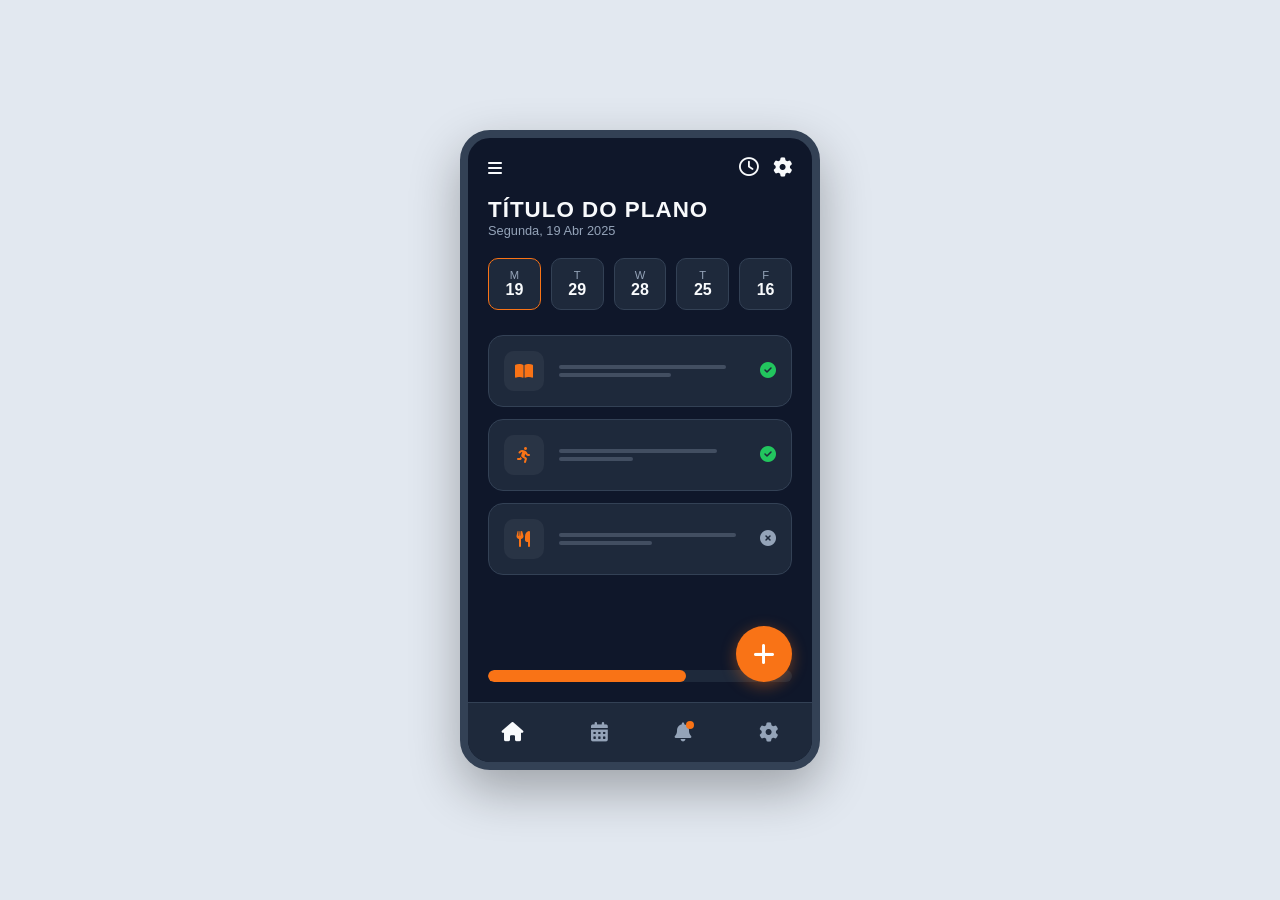
<file: codigo/public/(ian)planejador_rotina.html>
<!DOCTYPE html>
<html lang="pt-br">
<head>
    <meta charset="UTF-8">
    <meta name="viewport" content="width=device-width, initial-scale=1.0">
    <title>Planejador de Rotina</title>
    <link rel="stylesheet" href="https://cdnjs.cloudflare.com/ajax/libs/font-awesome/6.4.0/css/all.min.css">
    <style>
        :root {
            --bg-color: #0f172a;
            --card-bg: #1e293b;
            --accent-orange: #f97316;
            --text-main: #f8fafc;
            --text-dim: #94a3b8;
            --border-color: #334155;
        }

        * {
            margin: 0;
            padding: 0;
            box-sizing: border-box;
            font-family: 'Segoe UI', Tahoma, Geneva, Verdana, sans-serif;
        }

        body {
            background-color: #e2e8f0; /* Fundo para contraste do simulador */
            display: flex;
            justify-content: center;
            align-items: center;
            min-height: 100vh;
        }

        /* Container do Smartphone */
        .app-container {
            width: 360px;
            height: 640px;
            background-color: var(--bg-color);
            border-radius: 30px;
            overflow: hidden;
            position: relative;
            box-shadow: 0 20px 50px rgba(0,0,0,0.3);
            display: flex;
            flex-direction: column;
            color: var(--text-main);
            border: 8px solid #334155;
        }

        /* 1. Menu Lateral e Topo */
        header {
            padding: 20px;
            display: flex;
            justify-content: space-between;
            align-items: center;
        }

        .header-icons {
            display: flex;
            gap: 15px;
            font-size: 1.2rem;
        }

        /* 2. Título do Plano */
        .plan-title {
            padding: 0 20px;
            margin-bottom: 20px;
        }
        .plan-title h1 {
            font-size: 1.4rem;
            text-transform: uppercase;
            letter-spacing: 1px;
        }

        /* 3. Calendário Semanal */
        .calendar-strip {
            display: grid;
            grid-template-columns: repeat(5, 1fr);
            gap: 10px;
            padding: 0 20px;
            margin-bottom: 25px;
        }

        .day-card {
            background: var(--card-bg);
            padding: 10px 5px;
            border-radius: 10px;
            text-align: center;
            border: 1px solid var(--border-color);
        }

        .day-card.active {
            border-color: var(--accent-orange);
        }

        .day-card span {
            display: block;
            font-size: 0.7rem;
            color: var(--text-dim);
        }

        .day-card strong {
            font-size: 1rem;
        }

        /* 4. Lista de Tarefas (Blocos) */
        .task-list {
            flex: 1;
            padding: 0 20px;
            overflow-y: auto;
        }

        .task-item {
            background: var(--card-bg);
            padding: 15px;
            border-radius: 15px;
            margin-bottom: 12px;
            display: flex;
            align-items: center;
            gap: 15px;
            border: 1px solid var(--border-color);
        }

        .task-icon {
            width: 40px;
            height: 40px;
            background: rgba(255,255,255,0.05);
            border-radius: 10px;
            display: flex;
            justify-content: center;
            align-items: center;
            color: var(--accent-orange);
        }

        .task-info {
            flex: 1;
        }

        .task-info .line {
            height: 4px;
            background: var(--text-dim);
            border-radius: 2px;
            margin: 4px 0;
            width: 80%;
            opacity: 0.3;
        }

        .task-status {
            color: #22c55e;
        }

        /* 5. Barra de Progresso */
        .progress-section {
            padding: 20px;
        }

        .progress-bar-bg {
            height: 12px;
            background: var(--card-bg);
            border-radius: 6px;
            overflow: hidden;
        }

        .progress-fill {
            height: 100%;
            width: 65%; /* Representando a porcentagem concluída */
            background: var(--accent-orange);
            border-radius: 6px;
        }

        /* 6. Botão Nova Tarefa (FAB) */
        .fab-button {
            position: absolute;
            bottom: 80px;
            right: 20px;
            width: 56px;
            height: 56px;
            background-color: var(--accent-orange);
            border-radius: 50%;
            display: flex;
            justify-content: center;
            align-items: center;
            font-size: 1.5rem;
            box-shadow: 0 4px 15px rgba(249, 115, 22, 0.4);
            cursor: pointer;
            border: none;
            color: white;
        }

        /* 7. Navegação Inferior / Configurações */
        .bottom-nav {
            height: 60px;
            background: var(--card-bg);
            display: flex;
            justify-content: space-around;
            align-items: center;
            border-top: 1px solid var(--border-color);
        }

        .bottom-nav i {
            color: var(--text-dim);
            font-size: 1.2rem;
            cursor: pointer;
        }

        .bottom-nav i.active {
            color: var(--text-main);
        }

        .notification-dot {
            position: relative;
        }
        .notification-dot::after {
            content: '';
            position: absolute;
            top: -2px;
            right: -2px;
            width: 8px;
            height: 8px;
            background: var(--accent-orange);
            border-radius: 50%;
        }

    </style>
</head>
<body>

    <div class="app-container">
        <header>
            <i class="fa-solid fa-bars"></i>
            <div class="header-icons">
                <i class="fa-regular fa-clock"></i>
                <i class="fa-solid fa-gear"></i>
            </div>
        </header>

        <section class="plan-title">
            <h1>Título do Plano</h1>
            <p style="font-size: 0.8rem; color: var(--text-dim);">Segunda, 19 Abr 2025</p>
        </section>

        <section class="calendar-strip">
            <div class="day-card active"><span>M</span><strong>19</strong></div>
            <div class="day-card"><span>T</span><strong>29</strong></div>
            <div class="day-card"><span>W</span><strong>28</strong></div>
            <div class="day-card"><span>T</span><strong>25</strong></div>
            <div class="day-card"><span>F</span><strong>16</strong></div>
        </section>

        <main class="task-list">
            <div class="task-item">
                <div class="task-icon"><i class="fa-solid fa-book-open"></i></div>
                <div class="task-info">
                    <div class="line" style="width: 90%;"></div>
                    <div class="line" style="width: 60%;"></div>
                </div>
                <div class="task-status"><i class="fa-solid fa-circle-check"></i></div>
            </div>

            <div class="task-item">
                <div class="task-icon"><i class="fa-solid fa-person-running"></i></div>
                <div class="task-info">
                    <div class="line" style="width: 85%;"></div>
                    <div class="line" style="width: 40%;"></div>
                </div>
                <div class="task-status"><i class="fa-solid fa-circle-check"></i></div>
            </div>

            <div class="task-item">
                <div class="task-icon"><i class="fa-solid fa-utensils"></i></div>
                <div class="task-info">
                    <div class="line" style="width: 95%;"></div>
                    <div class="line" style="width: 50%;"></div>
                </div>
                <div class="task-status" style="color: var(--text-dim);"><i class="fa-solid fa-circle-xmark"></i></div>
            </div>
        </main>

        <section class="progress-section">
            <div class="progress-bar-bg">
                <div class="progress-fill"></div>
            </div>
        </section>

        <button class="fab-button">
            <i class="fa-solid fa-plus"></i>
        </button>

        <nav class="bottom-nav">
            <i class="fa-solid fa-house active"></i>
            <i class="fa-solid fa-calendar-days"></i>
            <i class="fa-solid fa-bell notification-dot"></i>
            <i class="fa-solid fa-gear"></i>
        </nav>
    </div>

</body>
</html>
</file>
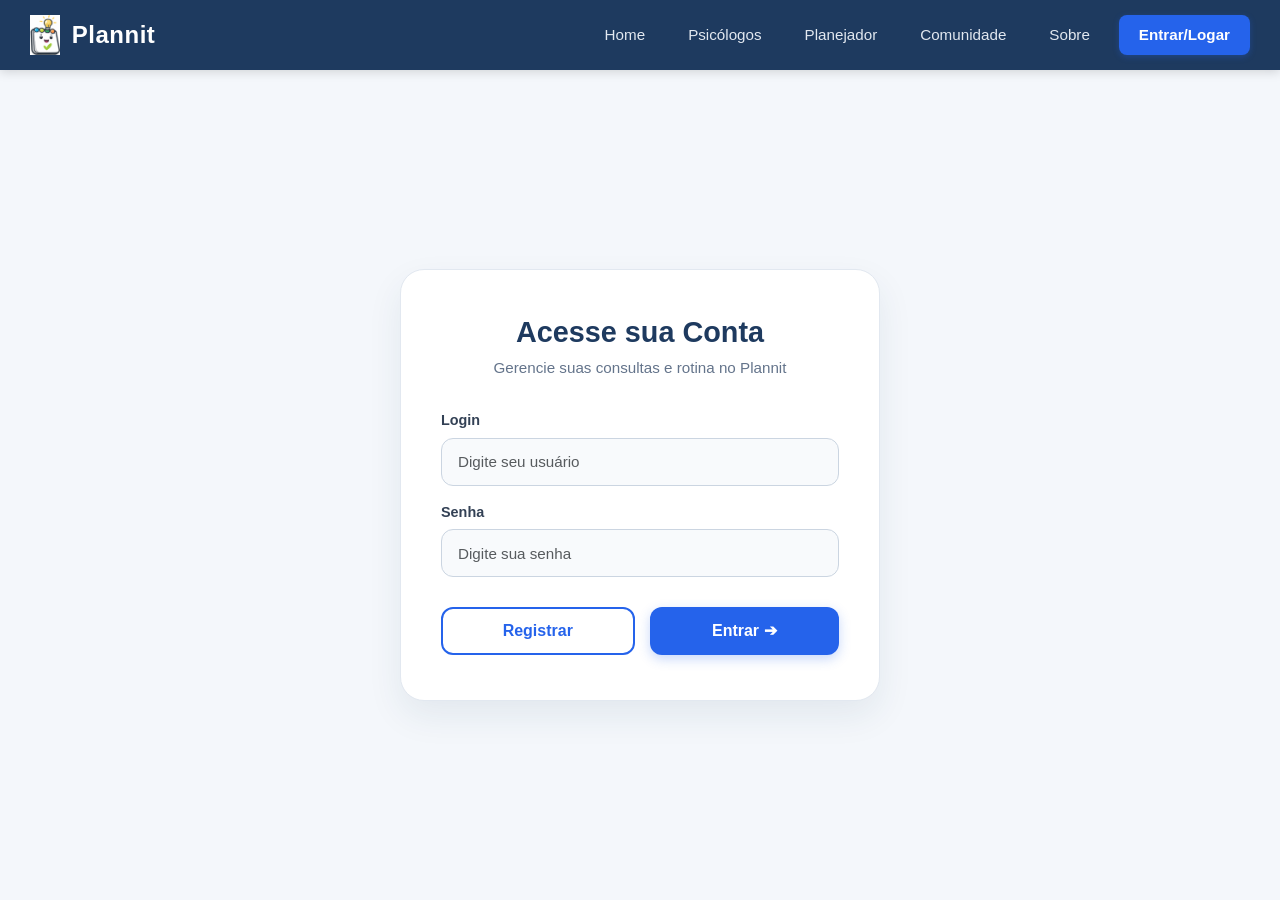
<file: codigo/public/(Leonardo)psicologo.html>
<!DOCTYPE html>
<html lang="pt-br">

<head>
  <meta charset="UTF-8">
  <meta name="viewport" content="width=device-width, initial-scale=1.0">
  <title>Plannit - Área do Psicólogo</title>
  <link rel="stylesheet" href="assets/css/(Leonardo)psicologo.css">
</head>

<body>

  <!-- Componente Header Global -->
  <div id="header-plannit"></div>
  <script src="./assets/js/header.js"></script>

  <div class="container">

    <aside class="sidebar">
      <ul>
        <li class="menu-item active" data-page="consultas">Consultas</li>
        <li class="menu-item" data-page="agenda">Agenda</li>
        <li class="menu-item" data-page="perfil">Perfil</li>
      </ul>
    </aside>

    <main class="content">

      <!-- ABA CONSULTAS -->
      <section id="consultas" class="page active-page">
        <h2>Consultas</h2>
        <div class="filter-bar">
          <button class="filter-btn active" data-filtro="confirmada">Marcadas</button>
          <button class="filter-btn" data-filtro="cancelada">Canceladas</button>
          <button class="filter-btn" data-filtro="todas">Histórico</button>
        </div>
        <div id="listaConsultas"></div>
      </section>

      <!-- ABA AGENDA -->
      <section id="agenda" class="page">
        <h2>Agenda</h2>
        <div class="form-group-agenda">
          <label for="agendaData"><strong>Data:</strong></label>
          <input type="date" id="agendaData">
        </div>
        <div id="listaAgenda"></div>
      </section>

      <!-- ABA PERFIL -->
      <section id="perfil" class="page">
        <h2>Perfil</h2>
        <div class="card" id="perfilCard"></div>
      </section>

    </main>

  </div>

  <script src="assets/js/Leonardo(psicologo).js"></script>

</body>

</html>
</file>
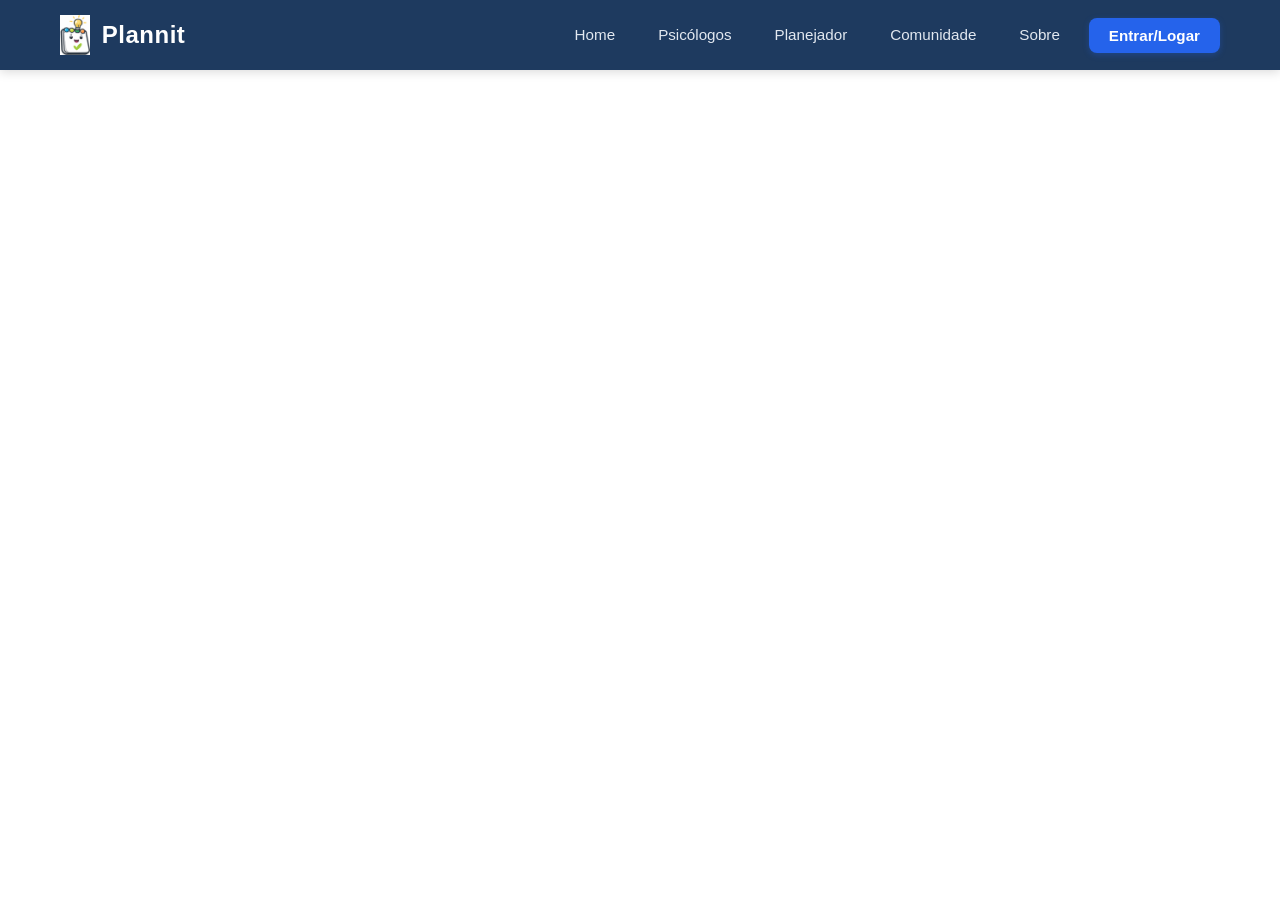
<file: codigo/public/modulos/login/headers.html>
<!DOCTYPE html>
<html lang="pt-br">

<head>
    <meta charset="UTF-8">
    <meta name="viewport" content="width=device-width, initial-scale=1.0">
    <title>Componente Header Dinâmico - Plannit</title>
    <style>
        * {
            margin: 0;
            padding: 0;
            box-sizing: border-box;
            font-family: 'Segoe UI', Tahoma, Geneva, Verdana, sans-serif;
        }

        /* ESTILIZAÇÃO DO HEADER SEGUINDO O PADRÃO (Leonardo)psicologo.css */
        .topbar-plannit {
            height: 70px;
            background: #1e3a5f;
            color: white;
            display: flex;
            justify-content: space-between;
            align-items: center;
            padding: 0 30px;
            box-shadow: 0 2px 10px rgba(0, 0, 0, 0.15);
        }

        .barra-info {
            display: flex;
            justify-content: space-between;
            align-items: center;
            width: 100%;
            gap: 20px;
            max-width: 1400px;
            margin: 0 auto;
        }

        /* Logo */
        .logo {
            display: flex;
            align-items: center;
            gap: 12px;
            text-decoration: none;
            color: white;
        }

        .logo img {
            height: 40px;
            width: auto;
            object-fit: contain;
        }

        .logo span {
            font-size: 1.5rem;
            font-weight: bold;
            letter-spacing: 0.5px;
        }

        /* Menu de Navegação */
        .menu ul {
            display: flex;
            list-style: none;
            gap: 15px;
            align-items: center;
        }

        .menu a {
            color: #e2e8f0;
            text-decoration: none;
            font-size: 0.95rem;
            font-weight: 500;
            padding: 8px 14px;
            border-radius: 8px;
            transition: all 0.2s ease;
        }

        .menu a:hover,
        .menu a.active {
            color: #ffffff;
            background: rgba(255, 255, 255, 0.15);
        }

        /* Botão Dinâmico de Login/Conta */
        .btn-login-header {
            background: #2563eb !important;
            color: white !important;
            font-weight: 600 !important;
            padding: 9px 20px !important;
            border-radius: 8px;
            box-shadow: 0 2px 6px rgba(37, 99, 235, 0.3);
            transition: 0.3s !important;
            display: inline-flex;
            align-items: center;
            gap: 8px;
        }

        .btn-login-header:hover {
            background: #1d4ed8 !important;
            transform: translateY(-2px);
        }

        /* Responsividade básica */
        @media (max-width: 900px) {
            .topbar-plannit {
                height: auto;
                padding: 15px 20px;
            }

            .barra-info {
                flex-direction: column;
            }

            .menu ul {
                flex-wrap: wrap;
                justify-content: center;
                gap: 10px;
            }
        }
    </style>
</head>

<body>

    <!-- Componente Header Global -->
    <div id="header-plannit"></div>
    <script src="../../assets/js/header.js"></script>

</body>

</html>
</file>
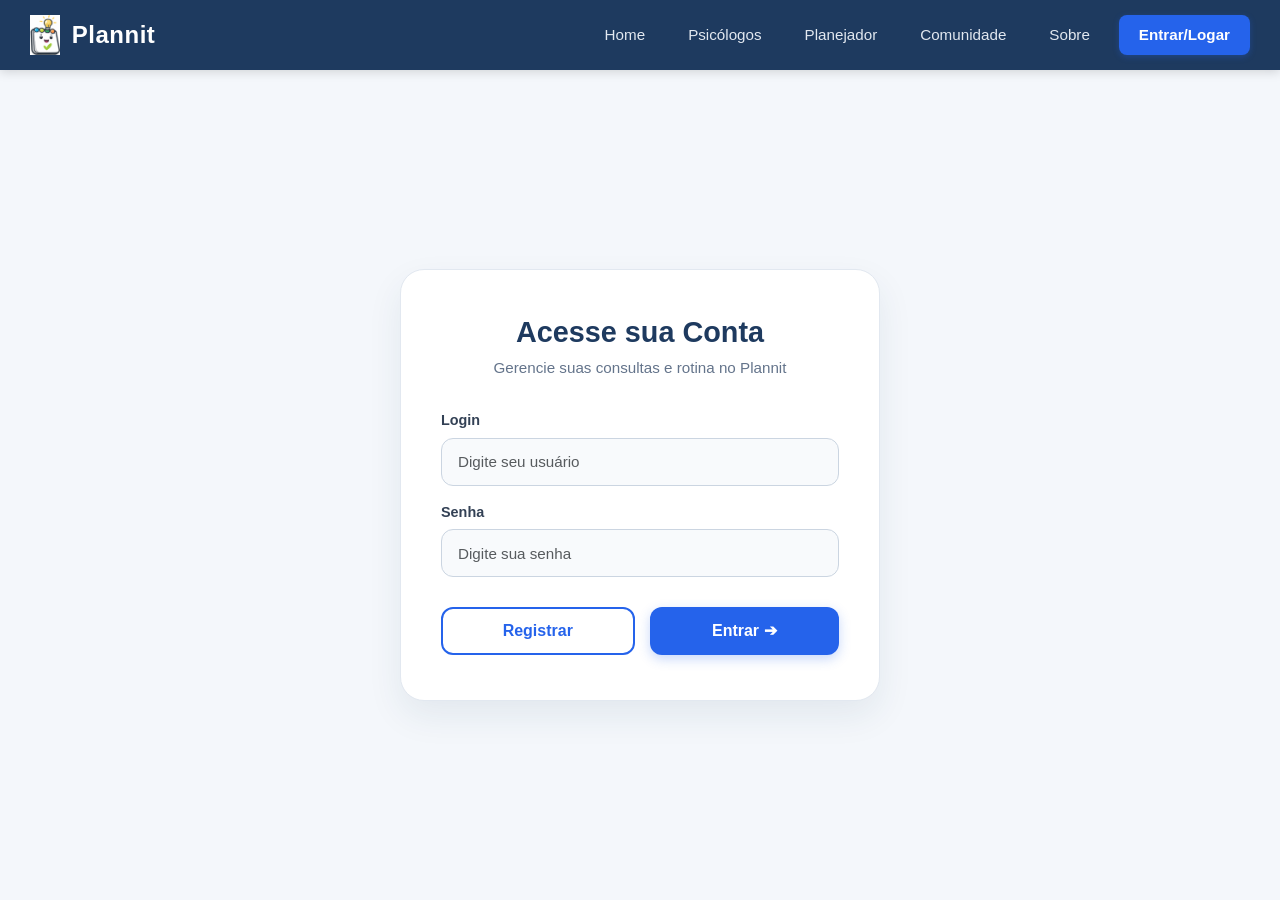
<file: codigo/public/modulos/login/login.html>
<!DOCTYPE html>
<html lang="pt-br">

<head>
  <meta charset="UTF-8">
  <meta name="viewport" content="width=device-width, initial-scale=1.0">
  <title>Plannit - Login</title>
  <link href="https://cdn.jsdelivr.net/npm/bootstrap@5.3.3/dist/css/bootstrap.min.css" rel="stylesheet">
  <script src="https://cdn.jsdelivr.net/npm/bootstrap@5.3.3/dist/js/bootstrap.bundle.min.js"></script>
  <link rel="stylesheet" href="../../assets/css/login.css">
</head>

<body>
  <!-- Componente Header Global -->
  <div id="header-plannit"></div>
  <script src="../../assets/js/header.js"></script>

  <div id="login-container">
    <div class="login-card" id="login-row">
      <div id="login-column">
        <form id="login-form" onsubmit="return false;">
          <div class="login-header-text">
            <h3>Acesse sua Conta</h3>
            <p>Gerencie suas consultas e rotina no Plannit</p>
          </div>
          <div class="mb-3">
            <label for="loginInput" class="form-label-custom">Login</label>
            <input type="text" id="loginInput" class="form-control form-control-custom" placeholder="Digite seu usuário">
          </div>
          <div class="mb-4">
            <label for="senhaInput" class="form-label-custom">Senha</label>
            <input type="password" id="senhaInput" class="form-control form-control-custom" placeholder="Digite sua senha">
          </div>
          <div class="botoes-login">
            <button type="button" class="btn-registrar-custom" data-bs-toggle="modal" data-bs-target="#registerModal">Registrar</button>
            <button type="submit" id="btnLogin" class="btn-login-custom">Entrar ➔</button>
          </div>
        </form>
      </div>
    </div>
  </div>

  <!-- Modal Registro -->
  <div class="modal fade" id="registerModal" tabindex="-1" aria-labelledby="registerModalLabel" aria-hidden="true">
    <div class="modal-dialog modal-lg">
      <div class="modal-content">
        <div class="modal-header">
          <h5 class="modal-title" id="registerModalLabel">Novo Usuário</h5>
          <button type="button" class="btn-close" data-bs-dismiss="modal" aria-label="Close"></button>
        </div>
        <div class="modal-body">
          <form id="register-form" onsubmit="return false;">
            <div class="mb-3">
              <label for="txt_tipo" class="form-label">Tipo de Usuário</label>
              <select id="txt_tipo" class="form-select">
                <option value="cliente">Cliente</option>
                <option value="psicologo">Psicólogo</option>
              </select>
            </div>
            <div class="mb-3">
              <label for="txt_login" class="form-label">Login</label>
              <input type="text" id="txt_login" class="form-control">
            </div>
            <div class="mb-3">
              <label for="txt_nome" class="form-label">Nome completo</label>
              <input type="text" id="txt_nome" class="form-control">
            </div>
            <div class="mb-3">
              <label for="txt_email" class="form-label">E-mail</label>
              <input type="email" id="txt_email" class="form-control">
            </div>
            <div class="mb-3">
              <label for="txt_senha" class="form-label">Senha</label>
              <input type="password" id="txt_senha" class="form-control">
            </div>
            <div class="mb-3">
              <label for="txt_senha2" class="form-label">Confirmação de Senha</label>
              <input type="password" id="txt_senha2" class="form-control">
            </div>
            <div id="campos_psicologo" style="display: none; border-top: 1px solid #dee2e6; padding-top: 15px; margin-top: 15px;">
              <h6 class="text-primary">Dados Profissionais</h6>
              <div class="mb-3">
                <label for="txt_crp" class="form-label">CRP</label>
                <input type="text" id="txt_crp" class="form-control" placeholder="Ex: 04/12345">
              </div>
              <div class="mb-3">
                <label for="txt_especialidade" class="form-label">Especialidade</label>
                <input type="text" id="txt_especialidade" class="form-control" placeholder="Ex: Ansiedade">
              </div>
              <div class="mb-3">
                <label for="txt_cidade" class="form-label">Cidade</label>
                <input type="text" id="txt_cidade" class="form-control" placeholder="Ex: Belo Horizonte">
              </div>
              <div class="mb-3">
                <label for="txt_tipoAtendimento" class="form-label">Tipo de Atendimento</label>
                <select id="txt_tipoAtendimento" class="form-select">
                  <option value="Online">Online</option>
                  <option value="Presencial">Presencial</option>
                  <option value="Ambos">Ambos</option>
                </select>
              </div>
              <div class="mb-3">
                <label for="txt_telefone" class="form-label">Telefone</label>
                <input type="text" id="txt_telefone" class="form-control" placeholder="Ex: (31)99999-1111">
              </div>
              <div class="row">
                <div class="col-md-6 mb-3">
                  <label for="txt_valor" class="form-label">Valor da Consulta (R$)</label>
                  <input type="number" id="txt_valor" class="form-control" placeholder="120">
                </div>
                <div class="col-md-6 mb-3">
                  <label for="txt_duracao" class="form-label">Duração (min)</label>
                  <input type="number" id="txt_duracao" class="form-control" placeholder="50">
                </div>
              </div>
              <div class="mb-3">
                <label for="txt_descricao" class="form-label">Descrição</label>
                <textarea id="txt_descricao" class="form-control" rows="2" placeholder="Breve descrição profissional"></textarea>
              </div>
            </div>
          </form>
        </div>
        <div class="modal-footer">
          <button type="button" class="btn btn-secondary" data-bs-dismiss="modal">Cancelar</button>
          <button type="button" id="btn_salvar" class="btn btn-primary">Salvar</button>
        </div>
      </div>
    </div>
  </div>

  <script src="../../assets/js/login.js"></script>
</body>

</html>
</file>
<file: codigo/public/assets/css/(Antonio)configuracoes.css>
* {
    margin: 0;
    padding: 0;
    box-sizing: border-box;
    font-family: 'Segoe UI', Tahoma, Geneva, Verdana, sans-serif;
}

body {
    background: #f4f7fb;
    color: #333333;
    min-height: 100vh;
    display: flex;
    flex-direction: column;
}

/* TOPO COM BANNER ESTILO COMUNIDADE */
.topo-config {
    background: linear-gradient(135deg, #1e3a5f 0%, #2563eb 100%);
    color: white;
    padding: 60px 20px;
    text-align: center;
}

.topo-config h1 {
    font-size: 2.5rem;
    margin-bottom: 15px;
    font-weight: 700;
}

.topo-config p {
    font-size: 1.15rem;
    opacity: 0.9;
    max-width: 600px;
    margin: 0 auto;
    line-height: 1.6;
}

/* CONTAINER PRINCIPAL */
.container {
    flex: 1;
    max-width: 1000px;
    margin: 40px auto;
    padding: 0 20px;
    width: 100%;
}

/* CARDS DE SEÇÃO */
.card-config {
    background: white;
    border-radius: 20px;
    padding: 35px;
    margin-bottom: 30px;
    box-shadow: 0 10px 30px rgba(0, 0, 0, 0.06);
    border: 1px solid #e2e8f0;
}

.titulo-card {
    margin-bottom: 25px;
    border-bottom: 2px solid #f1f5f9;
    padding-bottom: 15px;
}

.titulo-card h2 {
    font-size: 1.8rem;
    margin-bottom: 5px;
    font-weight: bold;
}

.titulo-card p {
    color: #64748b;
    font-size: 0.95rem;
}

.azul h2 {
    color: #1e3a5f;
}

.verde h2 {
    color: #10b981;
}

/* ITENS DE CONFIGURAÇÃO */
.item-config {
    border: 1px solid #e2e8f0;
    border-radius: 14px;
    padding: 20px 25px;
    margin-bottom: 15px;
    display: flex;
    align-items: center;
    justify-content: space-between;
    background: #f8fafc;
    transition: 0.3s ease;
}

.item-config:hover {
    border-color: #cbd5e1;
    background: #ffffff;
    box-shadow: 0 4px 12px rgba(0, 0, 0, 0.03);
}

.item-config h3 {
    margin-bottom: 6px;
    font-size: 1.15rem;
    color: #1e3a5f;
}

.item-config p {
    color: #64748b;
    font-size: 0.9rem;
}

.item-config button {
    background: #2563eb;
    color: white;
    border: none;
    border-radius: 10px;
    padding: 10px 20px;
    cursor: pointer;
    font-size: 0.95rem;
    font-weight: 600;
    box-shadow: 0 4px 12px rgba(37, 99, 235, 0.2);
    transition: 0.3s;
    white-space: nowrap;
}

.item-config button:hover {
    background: #1d4ed8;
    transform: translateY(-2px);
}

/* AÇÕES DE RODAPÉ DO CARD */
.acoes {
    display: flex;
    justify-content: flex-end;
    gap: 15px;
    margin-top: 30px;
    padding-top: 20px;
    border-top: 1px solid #e2e8f0;
}

.acoes button {
    border: none;
    border-radius: 10px;
    padding: 12px 24px;
    color: white;
    font-size: 1rem;
    font-weight: bold;
    cursor: pointer;
    transition: 0.3s;
}

.acoes button:hover {
    transform: translateY(-2px);
}

.btn-salvar {
    background: #10b981;
    box-shadow: 0 4px 12px rgba(16, 185, 129, 0.25);
}

.btn-salvar:hover {
    background: #059669;
}

.btn-excluir {
    background: #ef4444;
    box-shadow: 0 4px 12px rgba(239, 68, 68, 0.25);
}

.btn-excluir:hover {
    background: #dc2626;
}

/* RESPONSIVIDADE */
@media (max-width: 768px) {
    .item-config {
        flex-direction: column;
        align-items: flex-start;
        gap: 15px;
    }

    .item-config button {
        align-self: stretch;
        text-align: center;
    }

    .acoes {
        flex-direction: column;
    }

    .acoes button {
        width: 100%;
    }
}
</file>
<file: codigo/public/assets/css/cliente.css>
* {
    margin: 0;
    padding: 0;
    box-sizing: border-box;
    font-family: 'Segoe UI', sans-serif;
}

body {
    background: #f4f7fb;
    color: #333;
    min-height: 100vh;
}

.topbar {
    height: 70px;
    background: #1e3a5f;
    color: white;
    display: flex;
    justify-content: space-between;
    align-items: center;
    padding: 0 30px;
    box-shadow: 0 2px 10px rgba(0,0,0,0.1);
}

.topbar h2 {
    font-size: 1.4rem;
}

.logout-btn {
    background: #ef4444;
    border: none;
    color: white;
    padding: 10px 18px;
    border-radius: 8px;
    cursor: pointer;
    transition: 0.3s;
}

.logout-btn:hover {
    transform: translateY(-2px);
}

.container {
    display: flex;
    min-height: calc(100vh - 70px);
}

.sidebar {
    width: 240px;
    background: #1e293b;
    padding-top: 20px;
}

.sidebar ul {
    list-style: none;
}

.sidebar li {
    padding: 16px 24px;
    color: white;
    cursor: pointer;
    transition: 0.3s;
}

.sidebar li:hover {
    background: #334155;
}

.sidebar li.active {
    background: #2563eb;
}

.content {
    flex: 1;
    padding: 30px;
}

.page {
    display: none;
}

.active-page {
    display: block;
}

.page h2 {
    margin-bottom: 25px;
    color: #1e293b;
}

/* CARDS GRID */
.cards {
    display: grid;
    grid-template-columns: repeat(auto-fill, minmax(280px, 1fr));
    gap: 20px;
}

.card {
    background: white;
    border-radius: 16px;
    padding: 20px;
    box-shadow: 0 4px 15px rgba(0,0,0,0.08);
    transition: 0.3s;
}

.card:hover {
    transform: translateY(-4px);
}

.card h3 {
    font-size: 1.3rem;
    color: #2563eb;
    margin-bottom: 8px;
}

.card p {
    margin: 6px 0;
    line-height: 1.5;
    color: #555;
}

.card .tag {
    display: inline-block;
    background: #e0e7ff;
    color: #2563eb;
    padding: 4px 10px;
    border-radius: 20px;
    font-size: 0.8rem;
    margin-top: 8px;
}

.card .valor {
    font-size: 1.2rem;
    font-weight: bold;
    color: #16a34a;
    margin-top: 10px;
}

.btn-agendar {
    background: #2563eb;
    color: white;
    border: none;
    padding: 10px 18px;
    border-radius: 8px;
    cursor: pointer;
    margin-top: 12px;
    transition: 0.3s;
    width: 100%;
}

.btn-agendar:hover {
    background: #1d4ed8;
}

/* FILTER BAR */
.filter-bar {
    display: flex;
    gap: 10px;
    margin-bottom: 20px;
}

.filter-btn {
    padding: 8px 18px;
    border: 2px solid #d1d5db;
    background: white;
    border-radius: 8px;
    cursor: pointer;
    font-weight: 600;
    color: #555;
    transition: 0.2s;
}

.filter-btn:hover {
    border-color: #2563eb;
    color: #2563eb;
}

.filter-btn.active {
    background: #2563eb;
    color: white;
    border-color: #2563eb;
}

/* LISTA CONSULTAS */
#listaConsultas {
    display: grid;
    gap: 20px;
}

.consulta-card {
    background: white;
    border-radius: 16px;
    padding: 20px;
    box-shadow: 0 4px 15px rgba(0,0,0,0.08);
}

.consulta-card h3 {
    color: #1e293b;
    margin-bottom: 8px;
}

.consulta-card p {
    margin: 4px 0;
    color: #555;
}

.status-confirmada {
    color: #16a34a;
    font-weight: bold;
}

.status-cancelada {
    color: #ef4444;
    font-weight: bold;
}

.btn-cancelar {
    background: #ef4444;
    color: white;
    border: none;
    padding: 10px 14px;
    border-radius: 8px;
    cursor: pointer;
    margin-top: 10px;
    transition: 0.3s;
}

.btn-cancelar:hover {
    background: #dc2626;
}

/* MODAL */
.modal {
    position: fixed;
    inset: 0;
    background: rgba(0,0,0,0.5);
    display: none;
    justify-content: center;
    align-items: center;
    z-index: 1000;
}

.modal.active {
    display: flex;
}

.modal-content {
    background: white;
    width: 450px;
    max-height: 80vh;
    overflow-y: auto;
    padding: 25px;
    border-radius: 16px;
    display: flex;
    flex-direction: column;
    gap: 15px;
    box-shadow: 0 10px 30px rgba(0,0,0,0.2);
}

.modal-content h2 {
    margin-bottom: 5px;
    color: #1e293b;
}

.form-group {
    display: flex;
    flex-direction: column;
    gap: 6px;
}

.form-group label {
    font-weight: 600;
    color: #1e293b;
}

.form-group input[type="date"] {
    padding: 10px;
    border: 1px solid #d1d5db;
    border-radius: 8px;
    outline: none;
    font-size: 1rem;
}

.form-group input[type="date"]:focus {
    border-color: #2563eb;
}

/* SLOTS */
.slots-grid {
    display: grid;
    grid-template-columns: repeat(2, 1fr);
    gap: 10px;
    margin-top: 10px;
}

.slot {
    padding: 12px;
    text-align: center;
    border: 2px solid #d1d5db;
    border-radius: 10px;
    cursor: pointer;
    transition: 0.2s;
    font-weight: 600;
}

.slot:hover:not(.ocupado) {
    border-color: #2563eb;
    background: #e0e7ff;
}

.slot.ocupado {
    background: #fee2e2;
    border-color: #fca5a5;
    color: #999;
    cursor: not-allowed;
    text-decoration: line-through;
}

.modal-actions {
    display: flex;
    justify-content: flex-end;
    gap: 10px;
    margin-top: 10px;
}

.btn-recusar {
    background: #ef4444;
    color: white;
    border: none;
    padding: 10px 14px;
    border-radius: 8px;
    cursor: pointer;
}

/* RESPONSIVE */
@media (max-width: 900px) {
    .container {
        flex-direction: column;
    }
    .sidebar {
        width: 100%;
    }
    .sidebar ul {
        display: flex;
        justify-content: center;
    }
    .sidebar li {
        flex: 1;
        text-align: center;
    }
}
</file>
<file: codigo/public/assets/css/(Leonardo)psicologo.css>
* {
    margin: 0;
    padding: 0;
    box-sizing: border-box;
    font-family: 'Segoe UI', sans-serif;
}

body {
    background: #3cbf8a;
    color: #333;
    min-height: 100vh;
}

.topbar {
    height: 70px;
    background: #4f83c2;
    color: white;
    display: flex;
    justify-content: space-between;
    align-items: center;
    padding: 0 30px;
    box-shadow: 0 2px 10px rgba(0,0,0,0.1);
}

.topbar h2 {
    font-size: 1.4rem;
}

.logout-btn {
    background: #ef4444;
    border: none;
    color: white;
    padding: 10px;
    cursor: pointer;
    transition: 0.3s;
    width: 100%;
}

.logout-btn:hover {
    transform: translateY(-2px);
}

.container {
    display: flex;
    min-height: calc(100vh - 70px);
}

.sidebar {
    width: 240px;
    background: #4f83c2;
    padding-top: 20px;
    display: flex;
    flex-direction: column;
}

.sidebar ul {
    list-style: none;
    flex: 1;
}

.sidebar li {
    padding: 16px 24px;
    color: white;
    cursor: pointer;
    transition: 0.3s;
}

.sidebar li:hover {
    background: #334155;
}

.sidebar li.active {
    background: #2563eb;
}

.content {
    flex: 1;
    padding: 30px;
}

.page {
    display: none;
}

.active-page {
    display: block;
}

.page h2 {
    margin-bottom: 25px;
    color: #1e293b;
}

.cards {
    display: grid;
    grid-template-columns: repeat(auto-fit,minmax(220px,1fr));
    gap: 20px;
}

.card {
    background: white;
    border-radius: 16px;
    padding: 20px;
    box-shadow: 0 4px 15px rgba(0,0,0,0.08);
    transition: 0.3s;
}

.card:hover {
    transform: translateY(-4px);
}

.card h3 {
    font-size: 2rem;
    color: #2563eb;
    margin-bottom: 10px;
}

.card p {
    margin: 8px 0;
    line-height: 1.5;
}

.topo-solicitacoes {
    display: flex;
    justify-content: space-between;
    align-items: center;
    margin-bottom: 20px;
}

#abrirModal {
    background: #2563eb;
    color: white;
    border: none;
    padding: 12px 18px;
    border-radius: 8px;
    cursor: pointer;
    transition: 0.3s;
}

#abrirModal:hover {
    background: #1d4ed8;
}

.buttons {
    display: flex;
    gap: 10px;
    margin-top: 15px;
}

.btn-aceitar {
    background: #22c55e;
    color: white;
    border: none;
    padding: 10px 14px;
    border-radius: 8px;
    cursor: pointer;
}

.btn-recusar {
    background: #ef4444;
    color: white;
    border: none;
    padding: 10px 14px;
    border-radius: 8px;
    cursor: pointer;
}

.btn-finalizado {
    background: #16a34a;
    color: white;
    border: none;
    padding: 10px 14px;
    border-radius: 8px;
}

.modal {
    position: fixed;
    inset: 0;
    background: rgba(0,0,0,0.5);
    display: none;
    justify-content: center;
    align-items: center;
}

.modal-content {
    background: white;
    width: 400px;
    padding: 25px;
    border-radius: 16px;
    display: flex;
    flex-direction: column;
    gap: 15px;
    box-shadow: 0 10px 30px rgba(0,0,0,0.2);
}

.modal-content h2 {
    margin-bottom: 10px;
    color: #1e293b;
}

.modal-content input {
    padding: 12px;
    border: 1px solid #d1d5db;
    border-radius: 8px;
    outline: none;
}

.modal-content input:focus {
    border-color: #2563eb;
}

#salvarSolicitacao {
    background: #2563eb;
    color: white;
    border: none;
    padding: 12px;
    border-radius: 8px;
    cursor: pointer;
}

#salvarSolicitacao:hover {
    background: #1d4ed8;
}

#listaAgenda,
#listaSolicitacoes {
    display: grid;
    gap: 20px;
}

@media (max-width: 900px) {

    .container {
        flex-direction: column;
    }

    .sidebar {
        width: 100%;
    }

    .sidebar ul {
        display: flex;
        justify-content: center;
    }

    .sidebar li {
        flex: 1;
        text-align: center;
    }

}

.btn-editar {
  background: #f59e0b;
  color: white;
  border: none;
  padding: 10px 14px;
  border-radius: 8px;
  cursor: pointer;
}
</file>
<file: codigo/public/assets/css/login.css>
/* ESTILIZAÇÃO PREMIUM PARA PÁGINA DE LOGIN - PLANNIT */
* {
    margin: 0;
    padding: 0;
    box-sizing: border-box;
    font-family: 'Segoe UI', Tahoma, Geneva, Verdana, sans-serif;
}

body {
    background: #f4f7fb;
    color: #333333;
    min-height: 100vh;
    display: flex;
    flex-direction: column;
}

#login-container {
    flex: 1;
    display: flex;
    align-items: center;
    justify-content: center;
    padding: 40px 20px;
}

.login-card {
    background: #ffffff;
    border-radius: 24px;
    box-shadow: 0 15px 35px rgba(30, 58, 95, 0.08);
    border: 1px solid #e2e8f0;
    max-width: 480px;
    width: 100%;
    padding: 45px 40px;
    transition: 0.3s ease;
}

.login-card:hover {
    box-shadow: 0 20px 45px rgba(30, 58, 95, 0.12);
}

.login-header-text {
    text-align: center;
    margin-bottom: 30px;
}

.login-header-text h3 {
    font-size: 1.8rem;
    color: #1e3a5f;
    font-weight: 700;
    margin-bottom: 8px;
}

.login-header-text p {
    color: #64748b;
    font-size: 0.95rem;
}

.form-label-custom {
    font-weight: 600;
    color: #334155;
    font-size: 0.9rem;
    margin-bottom: 6px;
    display: block;
}

.form-control-custom {
    height: 48px;
    border-radius: 12px !important;
    border: 1px solid #cbd5e1 !important;
    padding: 10px 16px !important;
    font-size: 0.95rem !important;
    color: #1e293b !important;
    transition: all 0.2s ease !important;
    background: #f8fafc !important;
}

.form-control-custom:focus {
    background: #ffffff !important;
    border-color: #2563eb !important;
    box-shadow: 0 0 0 4px rgba(37, 99, 235, 0.12) !important;
}

.botoes-login {
    display: flex;
    gap: 15px;
    margin-top: 30px;
}

.btn-login-custom {
    flex: 1;
    height: 48px;
    background: #2563eb;
    color: white;
    border: none;
    border-radius: 12px;
    font-size: 1rem;
    font-weight: 600;
    cursor: pointer;
    box-shadow: 0 4px 12px rgba(37, 99, 235, 0.25);
    transition: 0.3s ease;
}

.btn-login-custom:hover {
    background: #1d4ed8;
    transform: translateY(-2px);
    box-shadow: 0 6px 16px rgba(37, 99, 235, 0.35);
}

.btn-registrar-custom {
    flex: 1;
    height: 48px;
    background: transparent;
    color: #2563eb;
    border: 2px solid #2563eb;
    border-radius: 12px;
    font-size: 1rem;
    font-weight: 600;
    cursor: pointer;
    transition: 0.3s ease;
}

.btn-registrar-custom:hover {
    background: #eff6ff;
    transform: translateY(-2px);
}

/* MODAL DE REGISTRO */
.modal-content {
    border-radius: 20px !important;
    border: none !important;
    box-shadow: 0 20px 50px rgba(0, 0, 0, 0.15);
}

.modal-header {
    background: #1e3a5f;
    color: white;
    border-top-left-radius: 20px !important;
    border-top-right-radius: 20px !important;
    padding: 20px 25px !important;
}

.modal-title {
    font-weight: bold;
}

.btn-close {
    filter: invert(1) grayscale(100%) brightness(200%);
}

.modal-body {
    padding: 30px !important;
}

.modal-footer {
    border-top: 1px solid #e2e8f0 !important;
    padding: 15px 25px !important;
}

#btn_salvar {
    background: #10b981 !important;
    border: none !important;
    border-radius: 10px !important;
    padding: 10px 24px !important;
    font-weight: bold !important;
    box-shadow: 0 4px 12px rgba(16, 185, 129, 0.25);
    transition: 0.3s !important;
}

#btn_salvar:hover {
    background: #059669 !important;
    transform: translateY(-2px);
}
</file>
